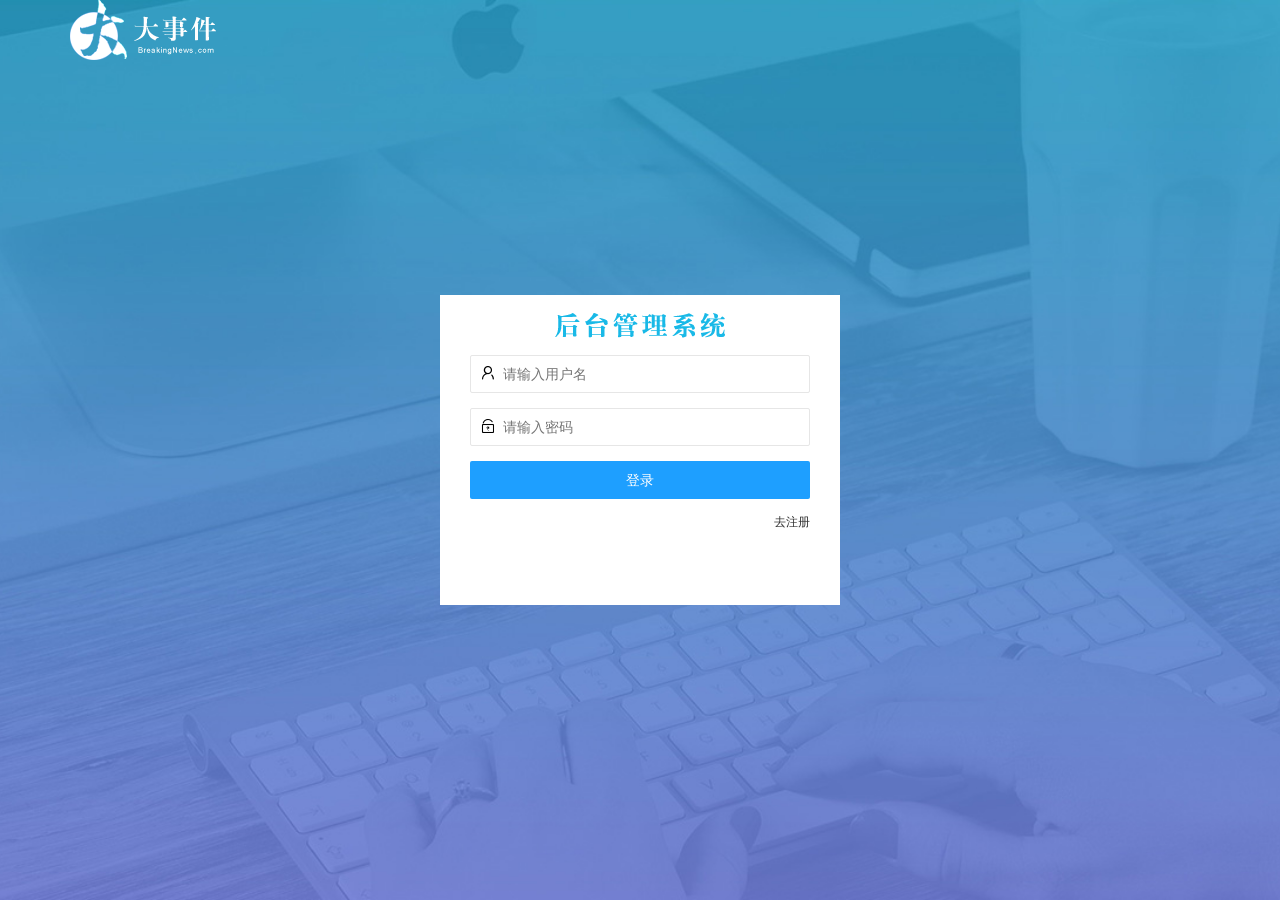
<file: login.html>
<!DOCTYPE html>
<html lang="en">

<head>
    <meta charset="UTF-8">
    <meta name="viewport" content="width=device-width, initial-scale=1.0">
    <title>大事件-登录/注册</title>
    <!-- 引入layui.css -->
    <link rel="stylesheet" href="./assets/lib/layui/css/layui.css">
    <!-- 引入login.css -->
    <link rel="stylesheet" href="./assets/css/login.css">
</head>

<body>
    <!-- logo区域 -->
    <div class="layui-main">
        <img src="./assets/images/logo.png" alt="">
    </div>
    <!-- 表单区域 -->
    <div class="loginAndRegBox">
        <div class="title-box"></div>
        <!-- 登录表单 -->
        <div class="login-box">
            <form class="layui-form" action="" id="form_login">
                <!-- 用户名 -->
                <div class="layui-form-item">
                    <i class="layui-icon layui-icon-username"></i>
                    <input type="text" name="username" required lay-verify="required" placeholder="请输入用户名" autocomplete="off" class="layui-input">
                </div>
                <!-- 密码 -->
                <div class="layui-form-item">
                    <i class="layui-icon layui-icon-password"></i>
                    <input type="password" name="password" required lay-verify="required" placeholder="请输入密码" autocomplete="off" class="layui-input">
                </div>
                <!-- 登录按钮 -->
                <div class="layui-form-item">
                    <button class="layui-btn layui-btn-fluid layui-btn-normal" lay-submit>登录</button>
                </div>
                <div class="layui-form-item links">
                    <a href="javascript:;" id="link_reg">去注册</a>
                </div>
            </form>
        </div>
        <!-- 注册表单 -->
        <div class="reg-box" style="display: none;">
            <!-- 注册的表单 -->
            <form class="layui-form" action="" id="form_reg">
                <!-- 用户名 -->
                <div class="layui-form-item">
                    <i class="layui-icon layui-icon-username"></i>
                    <input type="text" name="username" required lay-verify="required" placeholder="请输入用户名" autocomplete="off" class="layui-input" />
                </div>
                <!-- 密码 -->
                <div class="layui-form-item">
                    <i class="layui-icon layui-icon-password"></i>
                    <input type="password" name="password" required lay-verify="required|pwd" placeholder="请输入密码" autocomplete="off" class="layui-input" />
                </div>
                <!-- 密码确认框 -->
                <div class="layui-form-item">
                    <i class="layui-icon layui-icon-password"></i>
                    <input type="password" name="repassword" required lay-verify="required|pwd|repwd" placeholder="再次确认密码" autocomplete="off" class="layui-input" />
                </div>
                <!-- 注册按钮 -->
                <div class="layui-form-item">
                    <!-- 注意：表单提交按钮和普通按钮的区别，就是 lay-submit 属性 -->
                    <button class="layui-btn layui-btn-fluid layui-btn-normal" lay-submit>注册</button>
                </div>
                <div class="layui-form-item links">
                    <a href="javascript:;" id="link_login">去登录</a>
                </div>
            </form>
        </div>
    </div>
    <!-- 导入layui的js文件 -->
    <script src="./assets/lib/layui/layui.all.js"></script>
    <!-- 导入jquery.js文件 -->
    <script src="./assets/lib/jquery.js"></script>
    <!-- 导入公共请求头 -->
    <script src="./assets/js/baseAPI.js"></script>
    <!-- 导入login.js文件 -->
    <script src="./assets/js/login.js"></script>
</body>

</html>
</file>
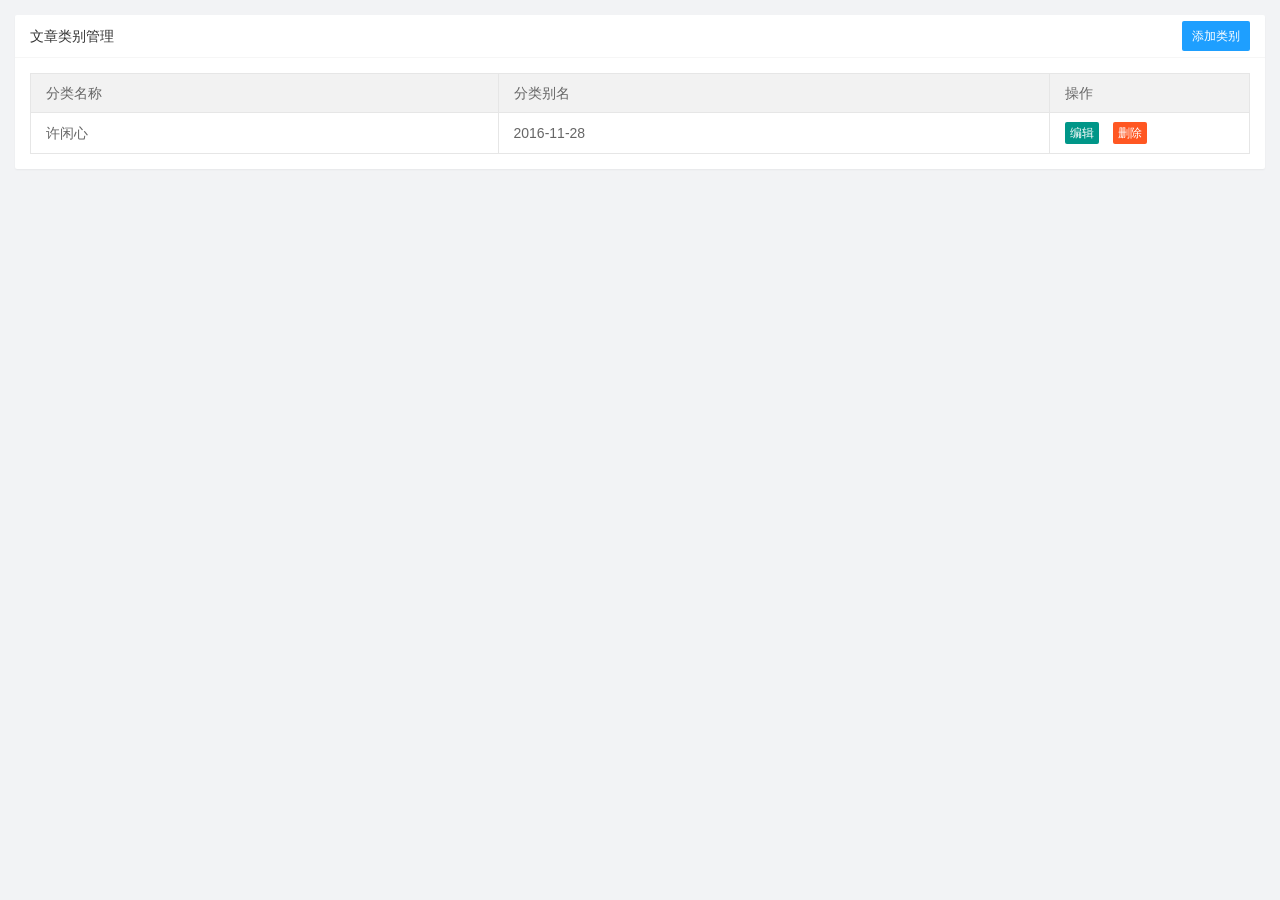
<file: article/art_cate.html>
<!DOCTYPE html>
<html lang="en">

<head>
    <meta charset="UTF-8" />
    <meta name="viewport" content="width=device-width, initial-scale=1.0" />
    <title>Document</title>
    <link rel="stylesheet" href="../assets/lib/layui/css/layui.css" />
    <link rel="stylesheet" href="../assets/css/article/art_cate.css" />
</head>

<body>
    <!-- 卡片区域 -->
    <div class="layui-card">
        <div class="layui-card-header">
            <span>文章类别管理</span>
            <button type="button" class="layui-btn layui-btn-normal layui-btn-sm" id="btnAddCate">添加类别</button>
        </div>
        <div class="layui-card-body">
            <table class="layui-table">
                <colgroup>
                    <col />
                    <col />
                    <col width="200" />
                </colgroup>
                <thead>
                    <tr>
                        <th>分类名称</th>
                        <th>分类别名</th>
                        <th>操作</th>
                    </tr>
                </thead>
                <tbody>
                    <tr>
                        <td>许闲心</td>
                        <td>2016-11-28</td>
                        <td>
                            <button type="button" class="layui-btn layui-btn-xs btn-edit">编辑</button>
                            <button type="button" class="layui-btn layui-btn-danger layui-btn-xs btn-delete">删除</button>
                        </td>
                    </tr>

                </tbody>
            </table>
        </div>
    </div>
    <!-- 表格数据的模板 -->

    <!-- 分类添加的模板 -->
    <script type="text/html" id="dialog-add">
        <form class="layui-form" id="form-add">
            <div class="layui-form-item">
                <label class="layui-form-label">分类名称</label>
                <div class="layui-input-block">
                    <input type="text" name="name" required lay-verify="required" placeholder="请输入分类名称" autocomplete="off" class="layui-input">
                </div>
            </div>
            <div class="layui-form-item">
                <label class="layui-form-label">分类别名</label>
                <div class="layui-input-block">
                    <input type="text" name="alias" required lay-verify="required" placeholder="请输入分类别名" autocomplete="off" class="layui-input">
                </div>
            </div>
            <div class="layui-form-item">
                <div class="layui-input-block">
                    <button class="layui-btn" lay-submit lay-filter="formDemo">确认添加</button>
                    <button type="reset" class="layui-btn layui-btn-primary">重置</button>
                </div>
            </div>
        </form>
    </script>
    <!-- 分类编辑的模板 -->
    <script type="text/html" id="dialog-edit">
        <form class="layui-form" id="form-edit" lay-filter="form-edit">
            <!-- 隐藏域，保存 Id 的值 -->
            <input type="hidden" name="Id">
            <div class="layui-form-item">
                <label class="layui-form-label">分类名称</label>
                <div class="layui-input-block">
                    <input type="text" name="name" required lay-verify="required" placeholder="请输入分类名称" autocomplete="off" class="layui-input">
                </div>
            </div>
            <div class="layui-form-item">
                <label class="layui-form-label">分类别名</label>
                <div class="layui-input-block">
                    <input type="text" name="alias" required lay-verify="required" placeholder="请输入分类别名" autocomplete="off" class="layui-input">
                </div>
            </div>
            <div class="layui-form-item">
                <div class="layui-input-block">
                    <button class="layui-btn" lay-submit lay-filter="formDemo">确认修改</button>
                </div>
            </div>
        </form>
    </script>
    <script src="../assets/lib/layui/layui.all.js"></script>

</body>

</html>
</file>
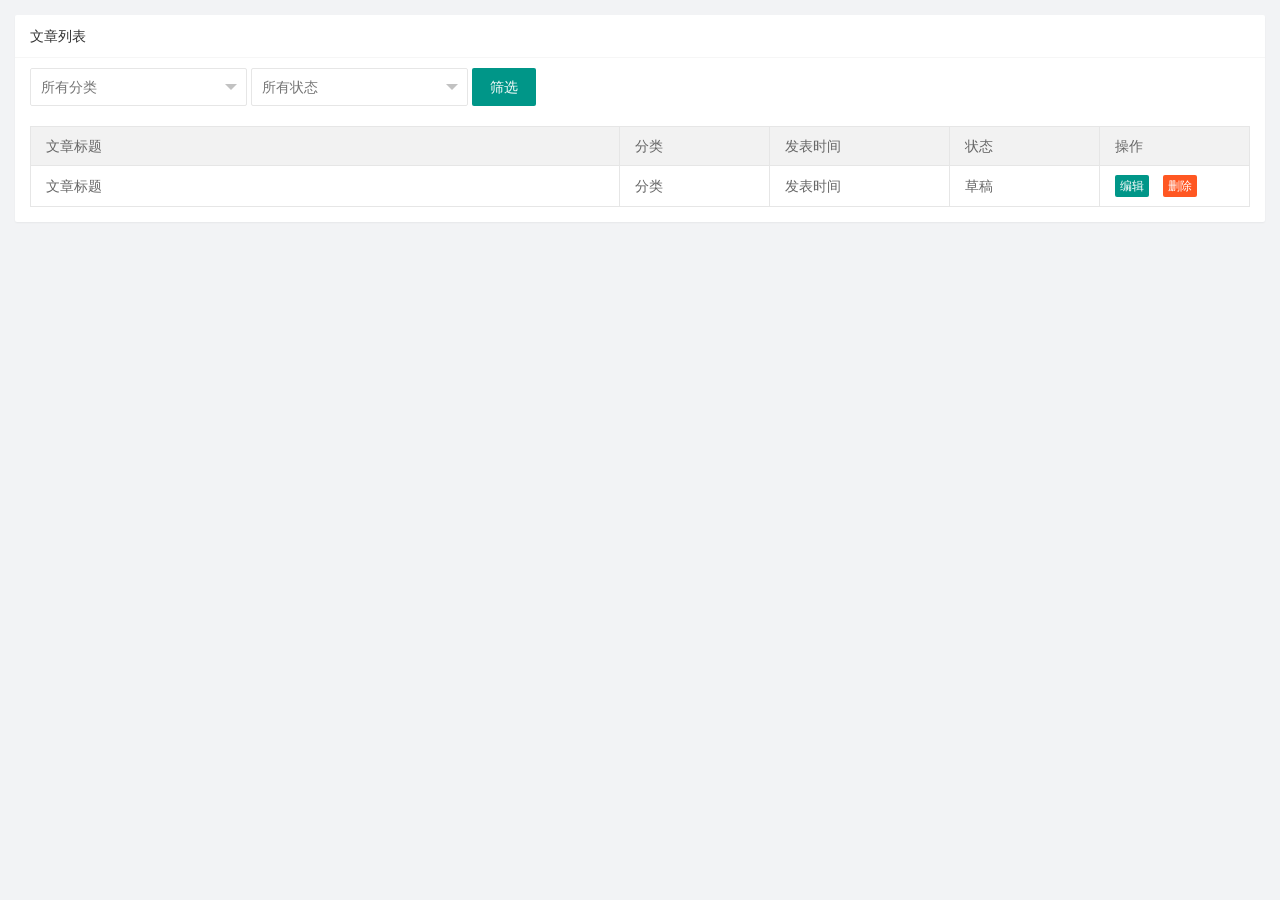
<file: article/art_list.html>
<!DOCTYPE html>
<html lang="en">

<head>
    <meta charset="UTF-8" />
    <meta name="viewport" content="width=device-width, initial-scale=1.0" />
    <title>Document</title>
    <link rel="stylesheet" href="../assets/lib/layui/css/layui.css" />
    <link rel="stylesheet" href="../assets/css/article/art_list.css" />
</head>

<body>
    <!-- 卡片区域 -->
    <div class="layui-card">
        <div class="layui-card-header">文章列表</div>

        <div class="layui-card-body">
            <!-- 筛选区域 -->
            <form class="layui-form" id="form-search">
                <div class="layui-form-item layui-inline">
                    <select name="cate_id">
                        <option value="">所有分类</option>
                        <option value="">科技</option>
                        <option value="">生活</option>

                    </select>
                </div>
                <div class="layui-form-item layui-inline">
                    <select name="state">
                        <option value="">所有状态</option>
                        <option value="已发布">已发布</option>
                        <option value="草稿">草稿</option>
                    </select>
                </div>
                <div class="layui-form-item layui-inline">
                    <button class="layui-btn" lay-submit lay-filter="formDemo">筛选</button>
                </div>
            </form>
            <!-- 列表区域 -->
            <table class="layui-table">
                <colgroup>
                    <col />
                    <col width="150" />
                    <col width="180" />
                    <col width="150" />
                    <col width="150" />
                </colgroup>
                <thead>
                    <tr>
                        <th>文章标题</th>
                        <th>分类</th>
                        <th>发表时间</th>
                        <th>状态</th>
                        <th>操作</th>
                    </tr>
                </thead>
                <tbody>
                    <tr>
                        <td>文章标题</td>
                        <td>分类</td>
                        <td>发表时间</td>
                        <td>草稿</td>
                        <td>
                            <button type="button" class="layui-btn layui-btn-xs">编辑</button>
                            <button type="button" class="layui-btn layui-btn-danger layui-btn-xs">删除</button>
                        </td>
                    </tr>
                </tbody>
            </table>
            <!-- 分页区域 -->
            <div id="pageBox"></div>
        </div>
    </div>
    <!-- 导入第三方的 JS 插件 -->
    <script src="../assets/lib/layui/layui.all.js"></script>

</body>

</html>
</file>
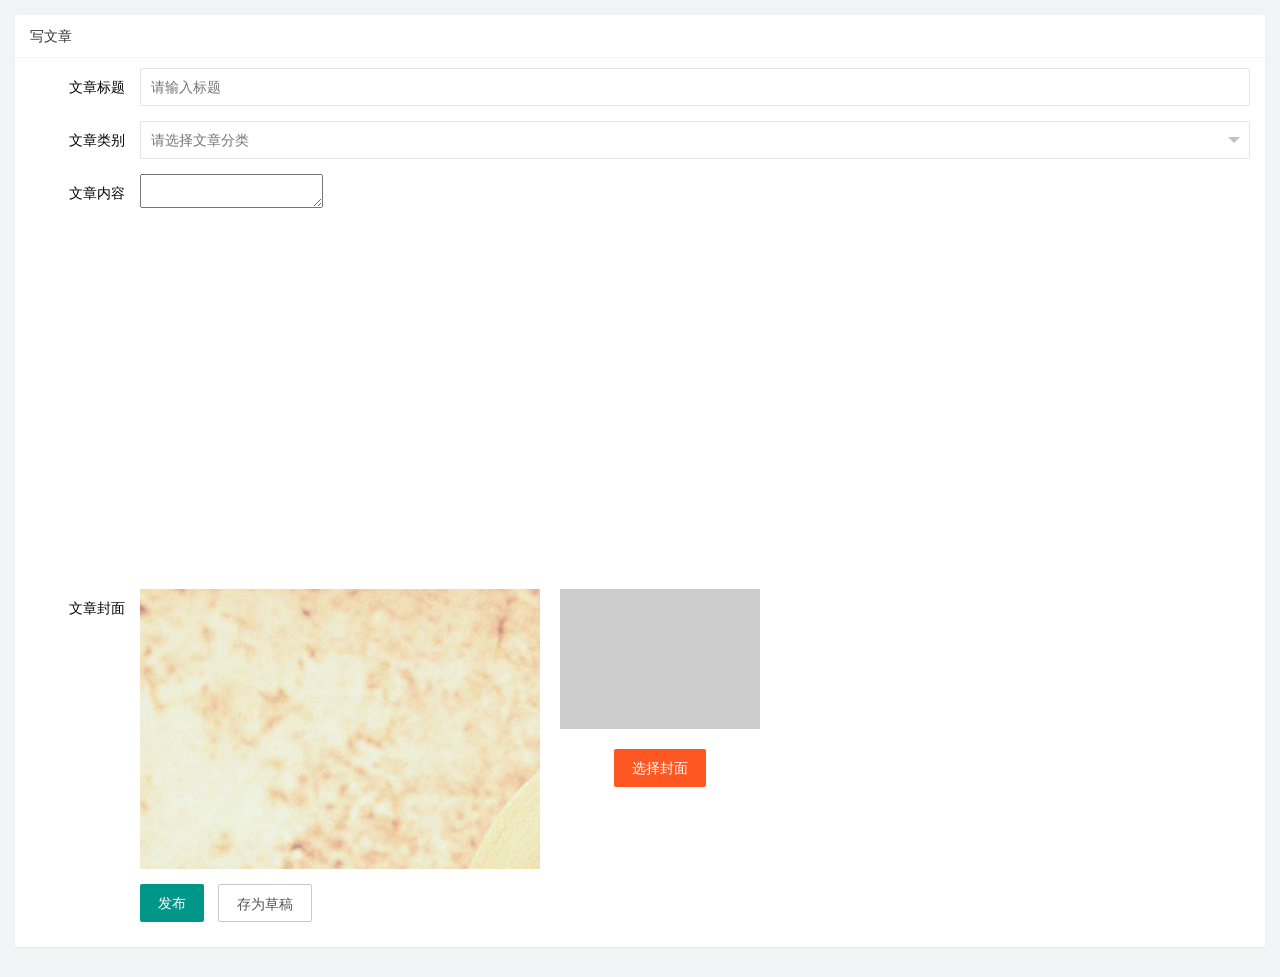
<file: article/art_pub.html>
<!DOCTYPE html>
<html lang="en">

<head>
    <meta charset="UTF-8" />
    <meta name="viewport" content="width=device-width, initial-scale=1.0" />
    <title>Document</title>
    <link rel="stylesheet" href="../assets/lib/layui/css/layui.css" />
    <link rel="stylesheet" href="../assets/lib/cropper/cropper.css" />
    <link rel="stylesheet" href="../assets/css/article/art_pub.css" />

</head>

<body>
    <!-- 卡片区域 -->
    <div class="layui-card">
        <div class="layui-card-header">写文章</div>
        <div class="layui-card-body">
            <!-- 发布文章的表单 -->
            <form class="layui-form" id="form-pub">
                <div class="layui-form-item">
                    <label class="layui-form-label">文章标题</label>
                    <div class="layui-input-block">
                        <input type="text" name="title" required lay-verify="required" placeholder="请输入标题" autocomplete="off" class="layui-input" />
                    </div>
                </div>
                <!-- 第二行 -->
                <div class="layui-form-item">
                    <label class="layui-form-label">文章类别</label>
                    <div class="layui-input-block">
                        <select name="cate_id" lay-verify="required">
                            <option value="">请选择文章分类</option>
                        </select>
                    </div>
                </div>
                <!-- 第三行 -->
                <div class="layui-form-item">
                    <!-- 左侧的 label -->
                    <label class="layui-form-label">文章内容</label>
                    <!-- 为富文本编辑器外部的容器设置高度 -->
                    <div class="layui-input-block" style="height: 400px;">
                        <!-- 重要：将来这个 textarea 会被初始化为富文本编辑器 -->
                        <textarea name="content"></textarea>
                    </div>
                </div>
                <!-- 第四行 -->
                <div class="layui-form-item">
                    <!-- 左侧的 label -->
                    <label class="layui-form-label">文章封面</label>
                    <!-- 选择封面区域 -->
                    <div class="layui-input-block cover-box">
                        <!-- 左侧裁剪区域 -->
                        <div class="cover-left">
                            <img id="image" src="../assets/images/sample2.jpg" alt="" />
                        </div>
                        <!-- 右侧预览区域和选择封面区域 -->
                        <div class="cover-right">
                            <!-- 预览的区域 -->
                            <div class="img-preview"></div>
                            <!-- 选择封面按钮 -->
                            <button type="button" class="layui-btn layui-btn-danger" id="btnChooseImage">选择封面</button>
                            <!-- 隐藏的文件选择框 -->
                            <input type="file" id="coverFile" style="display: none;" accept="image/png,image/jpeg,image/gif" />
                        </div>
                    </div>
                </div>
                <!-- 第五行 -->
                <div class="layui-form-item">
                    <div class="layui-input-block">
                        <button class="layui-btn" lay-submit>发布</button>
                        <button class="layui-btn layui-btn-primary" lay-submit id="btnSave2">存为草稿</button>
                    </div>
                </div>
            </form>
        </div>
    </div>
    <script src="../assets/lib/layui/layui.all.js"></script>
    <script src="../assets/lib/jquery.js"></script>



</body>

</html>
</file>
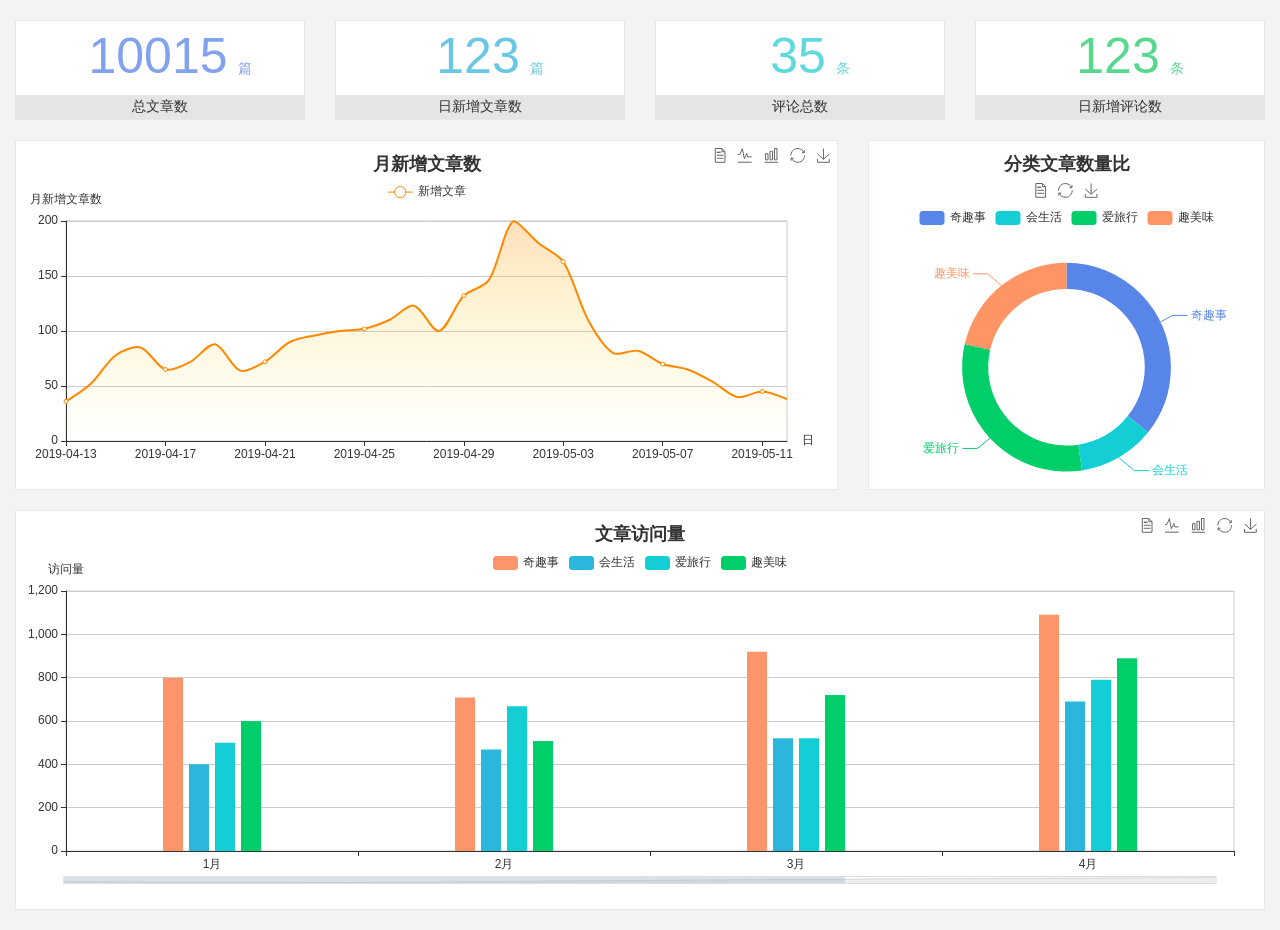
<file: home/dashboard.html>
<!DOCTYPE html>
<html lang="en">

<head>
    <meta charset="UTF-8">
    <meta name="viewport" content="width=device-width, initial-scale=1.0">
    <meta http-equiv="X-UA-Compatible" content="ie=edge">
    <title>图表统计</title>
    <link rel="stylesheet" href="../assets/lib/bootstrap.css" />
    <link rel="stylesheet" href="../assets/lib/main.css" />
    <script src="../assets/lib/jquery.js"></script>
    <script type="text/javascript" src="../assets/lib/echarts.min.js"></script>
</head>

<body>
    <div class="container-fluid">
        <div class="row spannel_list">
            <div class="col-sm-3 col-xs-6">
                <div class="spannel">
                    <em>10015</em><span>篇</span>
                    <b>总文章数</b>
                </div>
            </div>
            <div class="col-sm-3 col-xs-6">
                <div class="spannel scolor01">
                    <em>123</em><span>篇</span>
                    <b>日新增文章数</b>
                </div>
            </div>
            <div class="col-sm-3 col-xs-6">
                <div class="spannel scolor02">
                    <em>35</em><span>条</span>
                    <b>评论总数</b>
                </div>
            </div>
            <div class="col-sm-3 col-xs-6">
                <div class="spannel scolor03">
                    <em>123</em><span>条</span>
                    <b>日新增评论数</b>
                </div>
            </div>
        </div>
    </div>

    <div class="container-fluid">
        <div class="row curve-pie">
            <div class="col-lg-8 col-md-8">
                <div class="gragh_pannel" id="curve_show"></div>
            </div>
            <div class="col-lg-4 col-md-4">
                <div class="gragh_pannel" id="pie_show"></div>
            </div>
        </div>
    </div>

    <div class="container-fluid">
        <div class="column_pannel" id="column_show"></div>
    </div>

    <script>
        var oChart = echarts.init(document.getElementById('curve_show'));
        var aList_all = [{
            'count': 36,
            'date': '2019-04-13'
        }, {
            'count': 52,
            'date': '2019-04-14'
        }, {
            'count': 78,
            'date': '2019-04-15'
        }, {
            'count': 85,
            'date': '2019-04-16'
        }, {
            'count': 65,
            'date': '2019-04-17'
        }, {
            'count': 72,
            'date': '2019-04-18'
        }, {
            'count': 88,
            'date': '2019-04-19'
        }, {
            'count': 64,
            'date': '2019-04-20'
        }, {
            'count': 72,
            'date': '2019-04-21'
        }, {
            'count': 90,
            'date': '2019-04-22'
        }, {
            'count': 96,
            'date': '2019-04-23'
        }, {
            'count': 100,
            'date': '2019-04-24'
        }, {
            'count': 102,
            'date': '2019-04-25'
        }, {
            'count': 110,
            'date': '2019-04-26'
        }, {
            'count': 123,
            'date': '2019-04-27'
        }, {
            'count': 100,
            'date': '2019-04-28'
        }, {
            'count': 132,
            'date': '2019-04-29'
        }, {
            'count': 146,
            'date': '2019-04-30'
        }, {
            'count': 200,
            'date': '2019-05-01'
        }, {
            'count': 180,
            'date': '2019-05-02'
        }, {
            'count': 163,
            'date': '2019-05-03'
        }, {
            'count': 110,
            'date': '2019-05-04'
        }, {
            'count': 80,
            'date': '2019-05-05'
        }, {
            'count': 82,
            'date': '2019-05-06'
        }, {
            'count': 70,
            'date': '2019-05-07'
        }, {
            'count': 65,
            'date': '2019-05-08'
        }, {
            'count': 54,
            'date': '2019-05-09'
        }, {
            'count': 40,
            'date': '2019-05-10'
        }, {
            'count': 45,
            'date': '2019-05-11'
        }, {
            'count': 38,
            'date': '2019-05-12'
        }, ];

        let aCount = [];
        let aDate = [];

        for (var i = 0; i < aList_all.length; i++) {
            aCount.push(aList_all[i].count);
            aDate.push(aList_all[i].date);
        }

        var chartopt = {
            title: {
                text: '月新增文章数',
                left: 'center',
                top: '10'
            },
            tooltip: {
                trigger: 'axis'
            },
            legend: {
                data: ['新增文章'],
                top: '40'
            },
            toolbox: {
                show: true,
                feature: {
                    mark: {
                        show: true
                    },
                    dataView: {
                        show: true,
                        readOnly: false
                    },
                    magicType: {
                        show: true,
                        type: ['line', 'bar']
                    },
                    restore: {
                        show: true
                    },
                    saveAsImage: {
                        show: true
                    }
                }
            },
            calculable: true,
            xAxis: [{
                name: '日',
                type: 'category',
                boundaryGap: false,
                data: aDate
            }],
            yAxis: [{
                name: '月新增文章数',
                type: 'value'
            }],
            series: [{
                name: '新增文章',
                type: 'line',
                smooth: true,
                itemStyle: {
                    normal: {
                        areaStyle: {
                            type: 'default'
                        },
                        color: '#f80'
                    },
                    lineStyle: {
                        color: '#f80'
                    }
                },
                data: aCount
            }],
            areaStyle: {
                normal: {
                    color: new echarts.graphic.LinearGradient(0, 0, 0, 1, [{
                        offset: 0,
                        color: 'rgba(255,136,0,0.39)'
                    }, {
                        offset: .34,
                        color: 'rgba(255,180,0,0.25)'
                    }, {
                        offset: 1,
                        color: 'rgba(255,222,0,0.00)'
                    }])

                }
            },
            grid: {
                show: true,
                x: 50,
                x2: 50,
                y: 80,
                height: 220
            }
        };

        oChart.setOption(chartopt);


        var oPie = echarts.init(document.getElementById('pie_show'));
        var oPieopt = {
            title: {
                top: 10,
                text: '分类文章数量比',
                x: 'center'
            },
            tooltip: {
                trigger: 'item',
                formatter: "{a} <br/>{b} : {c} ({d}%)"
            },
            color: ['#5885e8', '#13cfd5', '#00ce68', '#ff9565'],
            legend: {
                x: 'center',
                top: 65,
                data: ['奇趣事', '会生活', '爱旅行', '趣美味']
            },
            toolbox: {
                show: true,
                x: 'center',
                top: 35,
                feature: {
                    mark: {
                        show: true
                    },
                    dataView: {
                        show: true,
                        readOnly: false
                    },
                    magicType: {
                        show: true,
                        type: ['pie', 'funnel'],
                        option: {
                            funnel: {
                                x: '25%',
                                width: '50%',
                                funnelAlign: 'left',
                                max: 1548
                            }
                        }
                    },
                    restore: {
                        show: true
                    },
                    saveAsImage: {
                        show: true
                    }
                }
            },
            calculable: true,
            series: [{
                name: '访问来源',
                type: 'pie',
                radius: ['45%', '60%'],
                center: ['50%', '65%'],
                data: [{
                    value: 300,
                    name: '奇趣事'
                }, {
                    value: 100,
                    name: '会生活'
                }, {
                    value: 260,
                    name: '爱旅行'
                }, {
                    value: 180,
                    name: '趣美味'
                }]
            }]
        };
        oPie.setOption(oPieopt);



        var oColumn = this.echarts.init(document.getElementById('column_show'));
        var oColumnopt = {
            title: {
                text: '文章访问量',
                left: 'center',
                top: '10'
            },
            tooltip: {
                trigger: 'axis'
            },
            legend: {
                data: ['奇趣事', '会生活', '爱旅行', '趣美味'],
                top: '40'
            },
            toolbox: {
                show: true,
                feature: {
                    mark: {
                        show: true
                    },
                    dataView: {
                        show: true,
                        readOnly: false
                    },
                    magicType: {
                        show: true,
                        type: ['line', 'bar']
                    },
                    restore: {
                        show: true
                    },
                    saveAsImage: {
                        show: true
                    }
                }
            },
            calculable: true,
            xAxis: [{
                type: 'category',
                data: ['1月', '2月', '3月', '4月', '5月']
            }],
            yAxis: [{
                name: '访问量',
                type: 'value'
            }],
            series: [{
                name: '奇趣事',
                type: 'bar',
                barWidth: 20,
                itemStyle: {
                    normal: {
                        areaStyle: {
                            type: 'default'
                        },
                        color: '#fd956a'
                    }
                },
                data: [800, 708, 920, 1090, 1200]
            }, {
                name: '会生活',
                type: 'bar',
                barWidth: 20,
                itemStyle: {
                    normal: {
                        areaStyle: {
                            type: 'default'
                        },
                        color: '#2bb6db'
                    }
                },
                data: [400, 468, 520, 690, 800]
            }, {
                name: '爱旅行',
                type: 'bar',
                barWidth: 20,
                itemStyle: {
                    normal: {
                        areaStyle: {
                            type: 'default'
                        },
                        color: '#13cfd5'
                    }
                },
                data: [500, 668, 520, 790, 900]
            }, {
                name: '趣美味',
                type: 'bar',
                barWidth: 20,
                itemStyle: {
                    normal: {
                        areaStyle: {
                            type: 'default'
                        },
                        color: '#00ce68'
                    }
                },
                data: [600, 508, 720, 890, 1000]
            }],
            grid: {
                show: true,
                x: 50,
                x2: 30,
                y: 80,
                height: 260
            },
            dataZoom: [ //给x轴设置滚动条
                {
                    start: 0, //默认为0
                    end: 100 - 1000 / 31, //默认为100
                    type: 'slider',
                    show: true,
                    xAxisIndex: [0],
                    handleSize: 0, //滑动条的 左右2个滑动条的大小
                    height: 8, //组件高度
                    left: 45, //左边的距离
                    right: 50, //右边的距离
                    bottom: 26, //右边的距离
                    handleColor: '#ddd', //h滑动图标的颜色
                    handleStyle: {
                        borderColor: "#cacaca",
                        borderWidth: "1",
                        shadowBlur: 2,
                        background: "#ddd",
                        shadowColor: "#ddd",
                    }
                }
            ]
        };
        oColumn.setOption(oColumnopt);
    </script>
</body>

</html>
</file>
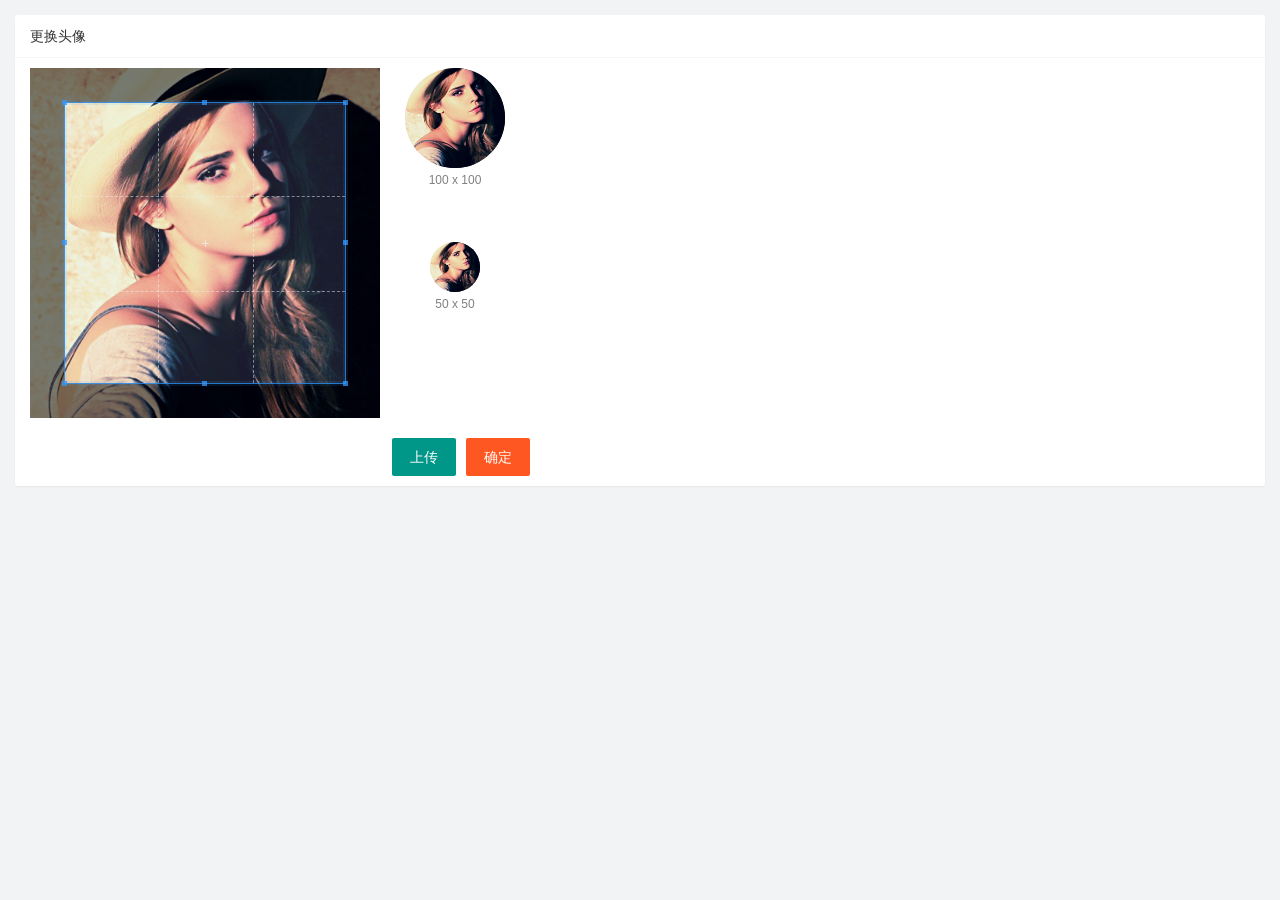
<file: user/user_avatar.html>
<!DOCTYPE html>
<html lang="en">

<head>
    <meta charset="UTF-8" />
    <meta name="viewport" content="width=device-width, initial-scale=1.0" />
    <title>Document</title>
    <link rel="stylesheet" href="../assets/lib/layui/css/layui.css" />
    <link rel="stylesheet" href="../assets/css/user/user_avatar.css" />
    <link rel="stylesheet" href="../assets/lib/cropper/cropper.css">
</head>

<body>
    <!-- 卡片区域 -->
    <div class="layui-card">
        <div class="layui-card-header">更换头像</div>
        <div class="layui-card-body">
            <!-- 第一行的图片裁剪和预览区域 -->
            <div class="row1">
                <!-- 图片裁剪区域 -->
                <div class="cropper-box">
                    <!-- 这个 img 标签很重要，将来会把它初始化为裁剪区域 -->
                    <img id="image" src="../assets/images/sample.jpg" />
                </div>
                <!-- 图片的预览区域 -->
                <div class="preview-box">
                    <div>
                        <!-- 宽高为 100px 的预览区域 -->
                        <div class="img-preview w100"></div>
                        <p class="size">100 x 100</p>
                    </div>
                    <div>
                        <!-- 宽高为 50px 的预览区域 -->
                        <div class="img-preview w50"></div>
                        <p class="size">50 x 50</p>
                    </div>
                </div>
            </div>
            <!-- 第二行的按钮区域 -->
            <div class="row2">
                <!-- 文件选择控件 -->
                <input type="file" id="file" accept="image/png,image/jpeg" />

                <button type="button" class="layui-btn" id="btnChooseImage">上传</button>
                <button type="button" class="layui-btn layui-btn-danger" id="btnUpload">确定</button>
            </div>
        </div>
    </div>
    <!-- 导入layui.all.js文件 -->
    <script src="../assets/lib/layui/layui.all.js"></script>
    <!-- 导入jquery.js文件 -->
    <script src="../assets/lib/jquery.js"></script>
    <!-- 图片裁剪 -->
    <script src="../assets/lib/cropper/Cropper.js"></script>
    <script src="../assets/lib/cropper/jquery-cropper.js"></script>
    <!-- 导入baseAPI.js文件 -->
    <script src="../assets/js/baseAPI.js"></script>
    <!-- 导入user_avatar.js文件 -->
    <script src="../assets/js/user/user_avatar.js"></script>

</body>

</html>
</file>
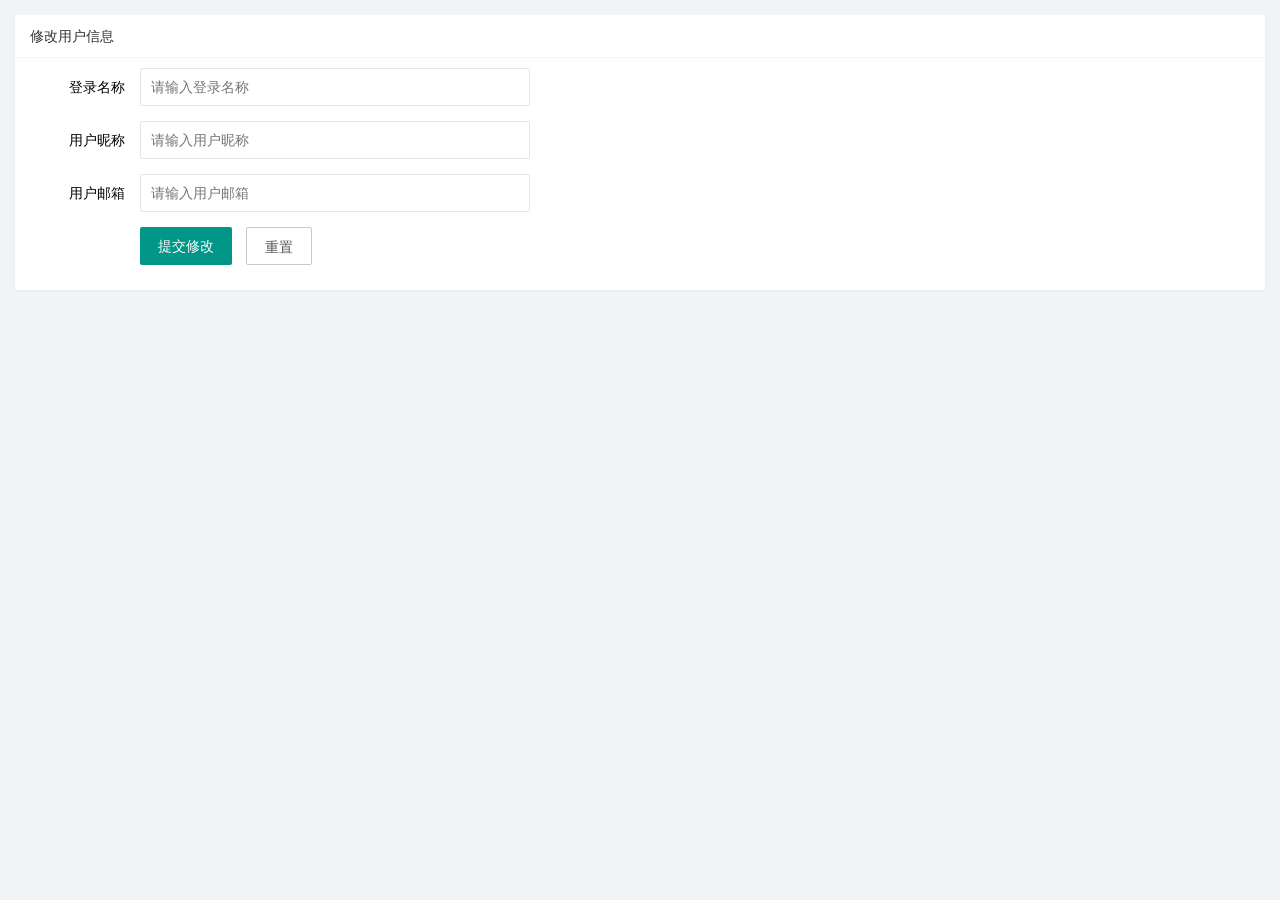
<file: user/user_info.html>
<!DOCTYPE html>
<html lang="en">

<head>
    <meta charset="UTF-8" />
    <meta name="viewport" content="width=device-width, initial-scale=1.0" />
    <title>用户基本资料</title>
    <!-- 导入 layui 的样式 -->
    <link rel="stylesheet" href="../assets/lib/layui/css/layui.css" />
    <!-- 导入自己的样式 -->
    <link rel="stylesheet" href="../assets/css/user/user_info.css" />
</head>

<body>
    <!-- 卡片区域 -->
    <div class="layui-card">
        <div class="layui-card-header">修改用户信息</div>
        <div class="layui-card-body">
            <!-- form 表单区域 -->
            <form class="layui-form" action="" lay-filter="formUserInfo">
                <!-- 添加隐藏域,存放id -->
                <input type="hidden" name="id">
                <div class="layui-form-item">
                    <label class="layui-form-label">登录名称</label>
                    <div class="layui-input-block">
                        <input type="text" name="username" required lay-verify="required" placeholder="请输入登录名称" autocomplete="off" class="layui-input" readonly/>
                    </div>
                </div>
                <div class="layui-form-item">
                    <label class="layui-form-label">用户昵称</label>
                    <div class="layui-input-block">
                        <input type="text" name="nickname" required lay-verify="required|nickname" placeholder="请输入用户昵称" autocomplete="off" class="layui-input" />
                    </div>
                </div>
                <div class="layui-form-item">
                    <label class="layui-form-label">用户邮箱</label>
                    <div class="layui-input-block">
                        <input type="text" name="email" required lay-verify="required|email" placeholder="请输入用户邮箱" autocomplete="off" class="layui-input" />
                    </div>
                </div>
                <div class="layui-form-item">
                    <div class="layui-input-block">
                        <button class="layui-btn" lay-submit lay-filter="formDemo">提交修改</button>
                        <button type="reset" class="layui-btn layui-btn-primary" id="btnReset">重置</button>
                    </div>
                </div>
            </form>
        </div>
    </div>
    <!-- 导入layui.all.js文件 -->
    <script src="../assets/lib/layui/layui.all.js"></script>
    <!-- 导入jquery.js文件 -->
    <script src="../assets/lib/jquery.js"></script>
    <!-- 导入baseAPI.js文件 -->
    <script src="../assets/js/baseAPI.js"></script>
    <!-- 导入user_info.js文件 -->
    <script src="../assets/js/user/user_info.js"></script>
</body>

</html>
</file>
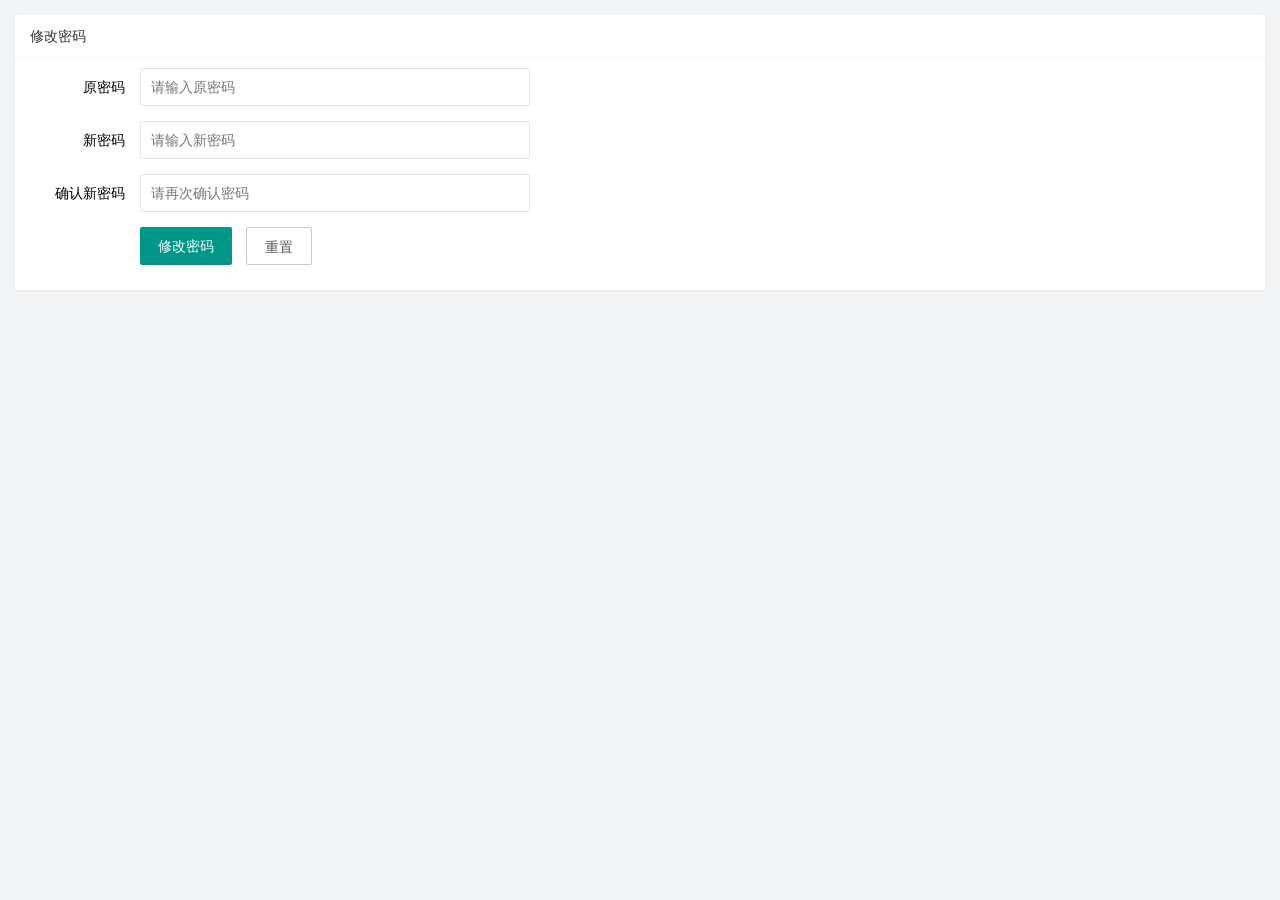
<file: user/user_pwd.html>
<!DOCTYPE html>
<html lang="en">

<head>
    <meta charset="UTF-8" />
    <meta name="viewport" content="width=device-width, initial-scale=1.0" />
    <title>Document</title>
    <link rel="stylesheet" href="../assets/lib/layui/css/layui.css" />
    <link rel="stylesheet" href="../assets/css/user/user_pwd.css" />
</head>

<body>
    <!-- 卡片区域 -->
    <div class="layui-card">
        <div class="layui-card-header">修改密码</div>
        <div class="layui-card-body">
            <form class="layui-form">
                <div class="layui-form-item">
                    <label class="layui-form-label">原密码</label>
                    <div class="layui-input-block">
                        <input type="password" name="oldPwd" required lay-verify="required|pwd" placeholder="请输入原密码" autocomplete="off" class="layui-input" />
                    </div>
                </div>
                <div class="layui-form-item">
                    <label class="layui-form-label">新密码</label>
                    <div class="layui-input-block">
                        <input type="password" name="newPwd" required lay-verify="required|pwd|somePwd" placeholder="请输入新密码" autocomplete="off" class="layui-input" />
                    </div>
                </div>
                <div class="layui-form-item">
                    <label class="layui-form-label">确认新密码</label>
                    <div class="layui-input-block">
                        <input type="password" name="rePwd" required lay-verify="required|pwd|rePwd" placeholder="请再次确认密码" autocomplete="off" class="layui-input" />
                    </div>
                </div>
                <div class="layui-form-item">
                    <div class="layui-input-block">
                        <button class="layui-btn" lay-submit lay-filter="formDemo">修改密码</button>
                        <button type="reset" class="layui-btn layui-btn-primary">重置</button>
                    </div>
                </div>
            </form>
        </div>
    </div>
    <!-- 导入layui.all.js文件 -->
    <script src="../assets/lib/layui/layui.all.js"></script>
    <!-- 导入jquery.js文件 -->
    <script src="../assets/lib/jquery.js"></script>
    <!-- 导入baseAPI.js文件 -->
    <script src="../assets/js/baseAPI.js"></script>
    <!-- 导入user_pwd.js文件 -->
    <script src="../assets/js/user/user_pwd.js"></script>

</body>

</html>
</file>
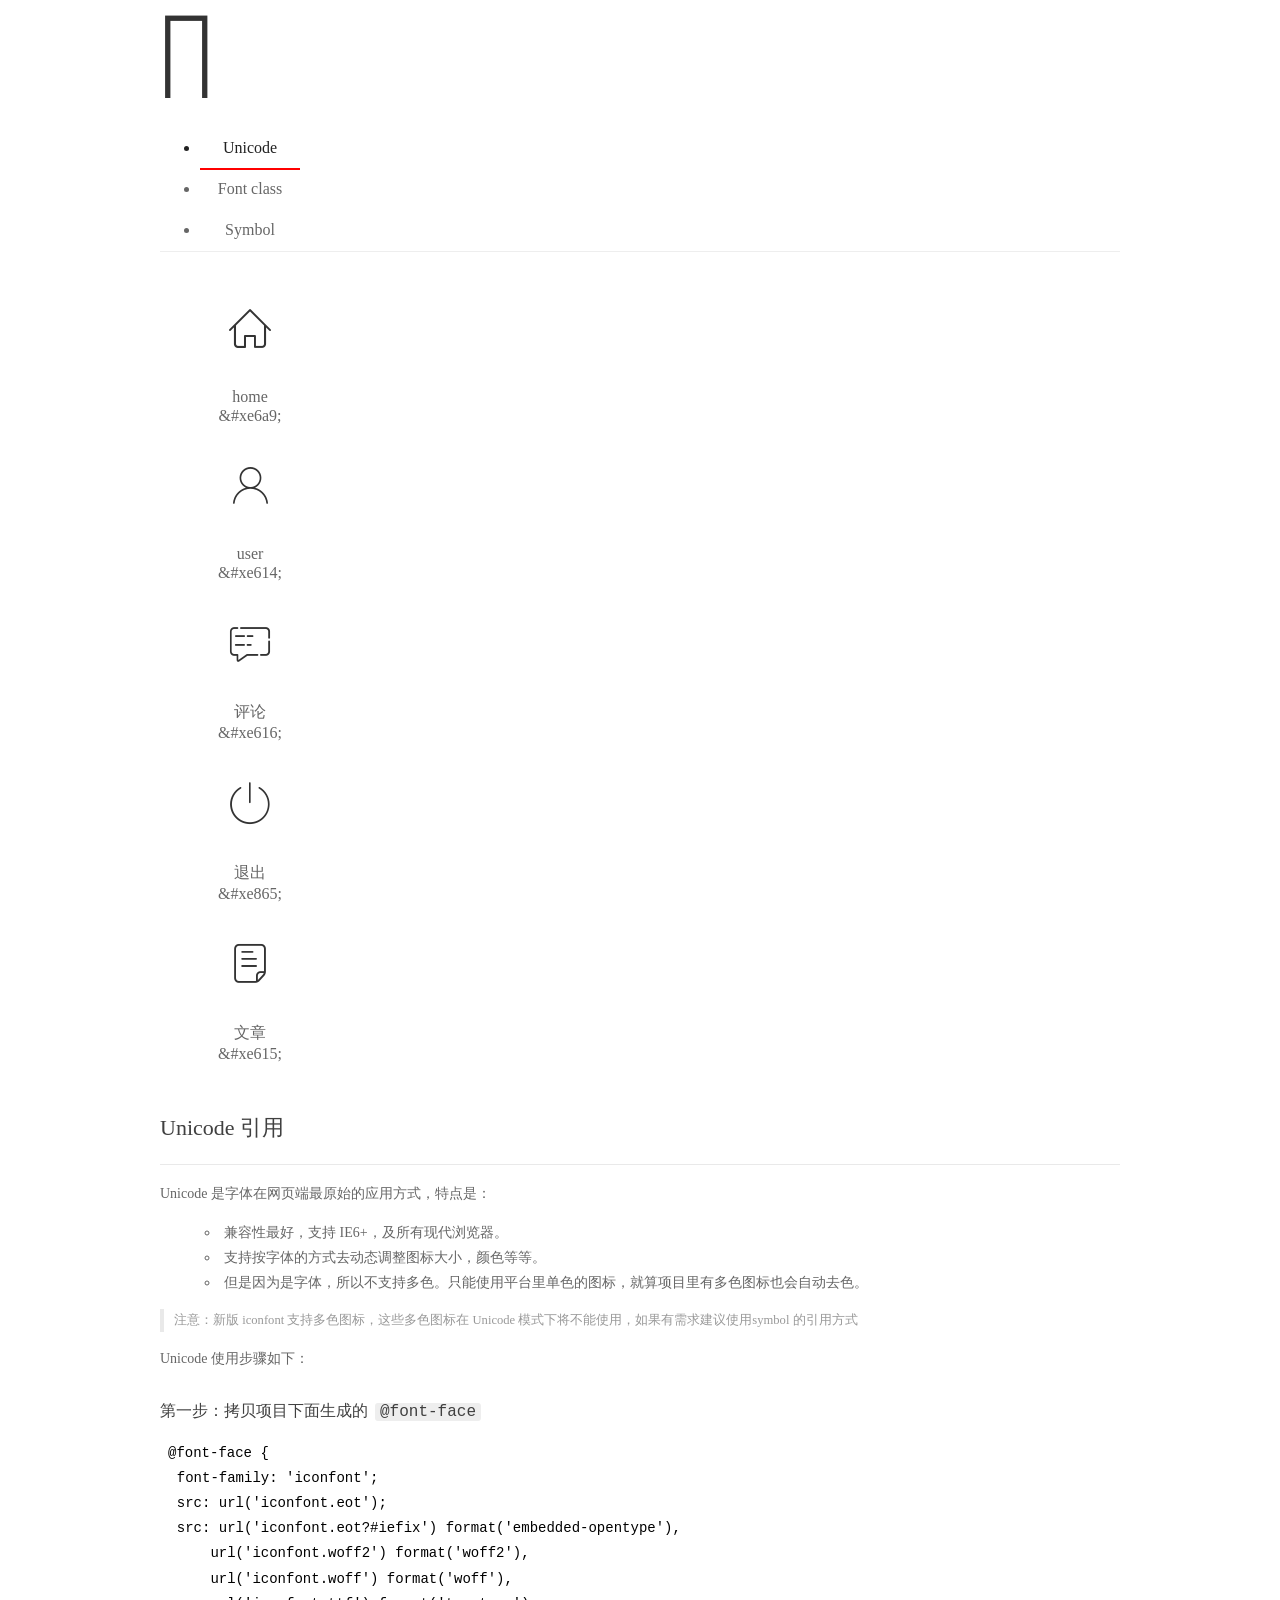
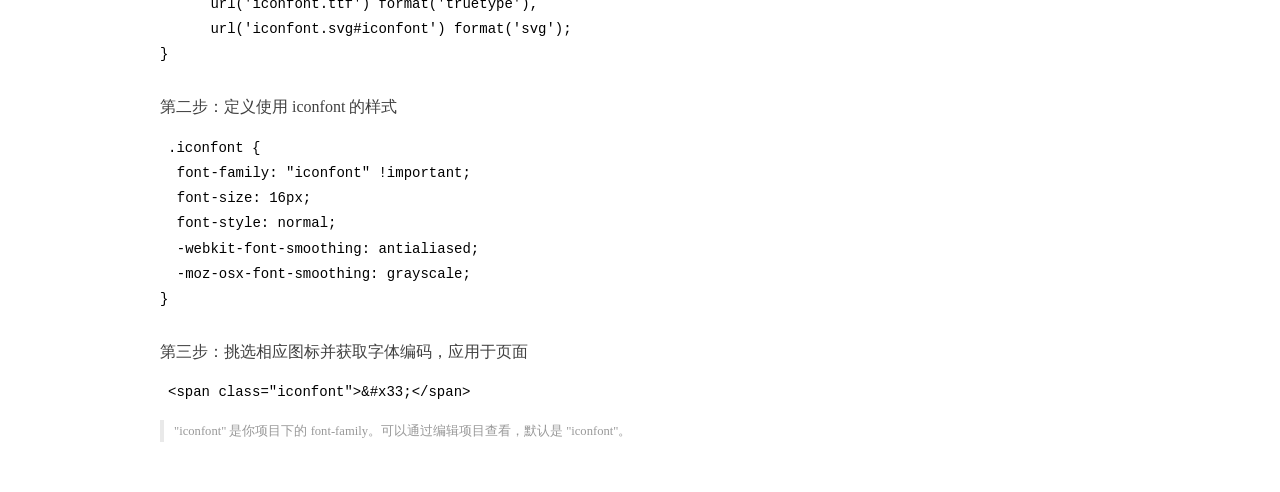
<file: assets/fonts/demo_index.html>
<!DOCTYPE html>
<html>
<head>
  <meta charset="utf-8"/>
  <title>IconFont Demo</title>
  <link rel="shortcut icon" href="https://gtms04.alicdn.com/tps/i4/TB1_oz6GVXXXXaFXpXXJDFnIXXX-64-64.ico" type="image/x-icon"/>
  <link rel="stylesheet" href="https://g.alicdn.com/thx/cube/1.3.2/cube.min.css">
  <link rel="stylesheet" href="demo.css">
  <link rel="stylesheet" href="iconfont.css">
  <script src="iconfont.js"></script>
  <!-- jQuery -->
  <script src="https://a1.alicdn.com/oss/uploads/2018/12/26/7bfddb60-08e8-11e9-9b04-53e73bb6408b.js"></script>
  <!-- 代码高亮 -->
  <script src="https://a1.alicdn.com/oss/uploads/2018/12/26/a3f714d0-08e6-11e9-8a15-ebf944d7534c.js"></script>
</head>
<body>
  <div class="main">
    <h1 class="logo"><a href="https://www.iconfont.cn/" title="iconfont 首页" target="_blank">&#xe86b;</a></h1>
    <div class="nav-tabs">
      <ul id="tabs" class="dib-box">
        <li class="dib active"><span>Unicode</span></li>
        <li class="dib"><span>Font class</span></li>
        <li class="dib"><span>Symbol</span></li>
      </ul>
      
    </div>
    <div class="tab-container">
      <div class="content unicode" style="display: block;">
          <ul class="icon_lists dib-box">
          
            <li class="dib">
              <span class="icon iconfont">&#xe6a9;</span>
                <div class="name">home</div>
                <div class="code-name">&amp;#xe6a9;</div>
              </li>
          
            <li class="dib">
              <span class="icon iconfont">&#xe614;</span>
                <div class="name">user</div>
                <div class="code-name">&amp;#xe614;</div>
              </li>
          
            <li class="dib">
              <span class="icon iconfont">&#xe616;</span>
                <div class="name">评论</div>
                <div class="code-name">&amp;#xe616;</div>
              </li>
          
            <li class="dib">
              <span class="icon iconfont">&#xe865;</span>
                <div class="name">退出</div>
                <div class="code-name">&amp;#xe865;</div>
              </li>
          
            <li class="dib">
              <span class="icon iconfont">&#xe615;</span>
                <div class="name">文章</div>
                <div class="code-name">&amp;#xe615;</div>
              </li>
          
          </ul>
          <div class="article markdown">
          <h2 id="unicode-">Unicode 引用</h2>
          <hr>

          <p>Unicode 是字体在网页端最原始的应用方式，特点是：</p>
          <ul>
            <li>兼容性最好，支持 IE6+，及所有现代浏览器。</li>
            <li>支持按字体的方式去动态调整图标大小，颜色等等。</li>
            <li>但是因为是字体，所以不支持多色。只能使用平台里单色的图标，就算项目里有多色图标也会自动去色。</li>
          </ul>
          <blockquote>
            <p>注意：新版 iconfont 支持多色图标，这些多色图标在 Unicode 模式下将不能使用，如果有需求建议使用symbol 的引用方式</p>
          </blockquote>
          <p>Unicode 使用步骤如下：</p>
          <h3 id="-font-face">第一步：拷贝项目下面生成的 <code>@font-face</code></h3>
<pre><code class="language-css"
>@font-face {
  font-family: 'iconfont';
  src: url('iconfont.eot');
  src: url('iconfont.eot?#iefix') format('embedded-opentype'),
      url('iconfont.woff2') format('woff2'),
      url('iconfont.woff') format('woff'),
      url('iconfont.ttf') format('truetype'),
      url('iconfont.svg#iconfont') format('svg');
}
</code></pre>
          <h3 id="-iconfont-">第二步：定义使用 iconfont 的样式</h3>
<pre><code class="language-css"
>.iconfont {
  font-family: "iconfont" !important;
  font-size: 16px;
  font-style: normal;
  -webkit-font-smoothing: antialiased;
  -moz-osx-font-smoothing: grayscale;
}
</code></pre>
          <h3 id="-">第三步：挑选相应图标并获取字体编码，应用于页面</h3>
<pre>
<code class="language-html"
>&lt;span class="iconfont"&gt;&amp;#x33;&lt;/span&gt;
</code></pre>
          <blockquote>
            <p>"iconfont" 是你项目下的 font-family。可以通过编辑项目查看，默认是 "iconfont"。</p>
          </blockquote>
          </div>
      </div>
      <div class="content font-class">
        <ul class="icon_lists dib-box">
          
          <li class="dib">
            <span class="icon iconfont icon-home"></span>
            <div class="name">
              home
            </div>
            <div class="code-name">.icon-home
            </div>
          </li>
          
          <li class="dib">
            <span class="icon iconfont icon-user"></span>
            <div class="name">
              user
            </div>
            <div class="code-name">.icon-user
            </div>
          </li>
          
          <li class="dib">
            <span class="icon iconfont icon-pinglun"></span>
            <div class="name">
              评论
            </div>
            <div class="code-name">.icon-pinglun
            </div>
          </li>
          
          <li class="dib">
            <span class="icon iconfont icon-tuichu"></span>
            <div class="name">
              退出
            </div>
            <div class="code-name">.icon-tuichu
            </div>
          </li>
          
          <li class="dib">
            <span class="icon iconfont icon-16"></span>
            <div class="name">
              文章
            </div>
            <div class="code-name">.icon-16
            </div>
          </li>
          
        </ul>
        <div class="article markdown">
        <h2 id="font-class-">font-class 引用</h2>
        <hr>

        <p>font-class 是 Unicode 使用方式的一种变种，主要是解决 Unicode 书写不直观，语意不明确的问题。</p>
        <p>与 Unicode 使用方式相比，具有如下特点：</p>
        <ul>
          <li>兼容性良好，支持 IE8+，及所有现代浏览器。</li>
          <li>相比于 Unicode 语意明确，书写更直观。可以很容易分辨这个 icon 是什么。</li>
          <li>因为使用 class 来定义图标，所以当要替换图标时，只需要修改 class 里面的 Unicode 引用。</li>
          <li>不过因为本质上还是使用的字体，所以多色图标还是不支持的。</li>
        </ul>
        <p>使用步骤如下：</p>
        <h3 id="-fontclass-">第一步：引入项目下面生成的 fontclass 代码：</h3>
<pre><code class="language-html">&lt;link rel="stylesheet" href="./iconfont.css"&gt;
</code></pre>
        <h3 id="-">第二步：挑选相应图标并获取类名，应用于页面：</h3>
<pre><code class="language-html">&lt;span class="iconfont icon-xxx"&gt;&lt;/span&gt;
</code></pre>
        <blockquote>
          <p>"
            iconfont" 是你项目下的 font-family。可以通过编辑项目查看，默认是 "iconfont"。</p>
        </blockquote>
      </div>
      </div>
      <div class="content symbol">
          <ul class="icon_lists dib-box">
          
            <li class="dib">
                <svg class="icon svg-icon" aria-hidden="true">
                  <use xlink:href="#icon-home"></use>
                </svg>
                <div class="name">home</div>
                <div class="code-name">#icon-home</div>
            </li>
          
            <li class="dib">
                <svg class="icon svg-icon" aria-hidden="true">
                  <use xlink:href="#icon-user"></use>
                </svg>
                <div class="name">user</div>
                <div class="code-name">#icon-user</div>
            </li>
          
            <li class="dib">
                <svg class="icon svg-icon" aria-hidden="true">
                  <use xlink:href="#icon-pinglun"></use>
                </svg>
                <div class="name">评论</div>
                <div class="code-name">#icon-pinglun</div>
            </li>
          
            <li class="dib">
                <svg class="icon svg-icon" aria-hidden="true">
                  <use xlink:href="#icon-tuichu"></use>
                </svg>
                <div class="name">退出</div>
                <div class="code-name">#icon-tuichu</div>
            </li>
          
            <li class="dib">
                <svg class="icon svg-icon" aria-hidden="true">
                  <use xlink:href="#icon-16"></use>
                </svg>
                <div class="name">文章</div>
                <div class="code-name">#icon-16</div>
            </li>
          
          </ul>
          <div class="article markdown">
          <h2 id="symbol-">Symbol 引用</h2>
          <hr>

          <p>这是一种全新的使用方式，应该说这才是未来的主流，也是平台目前推荐的用法。相关介绍可以参考这篇<a href="">文章</a>
            这种用法其实是做了一个 SVG 的集合，与另外两种相比具有如下特点：</p>
          <ul>
            <li>支持多色图标了，不再受单色限制。</li>
            <li>通过一些技巧，支持像字体那样，通过 <code>font-size</code>, <code>color</code> 来调整样式。</li>
            <li>兼容性较差，支持 IE9+，及现代浏览器。</li>
            <li>浏览器渲染 SVG 的性能一般，还不如 png。</li>
          </ul>
          <p>使用步骤如下：</p>
          <h3 id="-symbol-">第一步：引入项目下面生成的 symbol 代码：</h3>
<pre><code class="language-html">&lt;script src="./iconfont.js"&gt;&lt;/script&gt;
</code></pre>
          <h3 id="-css-">第二步：加入通用 CSS 代码（引入一次就行）：</h3>
<pre><code class="language-html">&lt;style&gt;
.icon {
  width: 1em;
  height: 1em;
  vertical-align: -0.15em;
  fill: currentColor;
  overflow: hidden;
}
&lt;/style&gt;
</code></pre>
          <h3 id="-">第三步：挑选相应图标并获取类名，应用于页面：</h3>
<pre><code class="language-html">&lt;svg class="icon" aria-hidden="true"&gt;
  &lt;use xlink:href="#icon-xxx"&gt;&lt;/use&gt;
&lt;/svg&gt;
</code></pre>
          </div>
      </div>

    </div>
  </div>
  <script>
  $(document).ready(function () {
      $('.tab-container .content:first').show()

      $('#tabs li').click(function (e) {
        var tabContent = $('.tab-container .content')
        var index = $(this).index()

        if ($(this).hasClass('active')) {
          return
        } else {
          $('#tabs li').removeClass('active')
          $(this).addClass('active')

          tabContent.hide().eq(index).fadeIn()
        }
      })
    })
  </script>
</body>
</html>
</file>
<file: assets/lib/layui/css/layui.css>
/** layui-v2.5.5 MIT License By https://www.layui.com */
 .layui-inline,img{display:inline-block;vertical-align:middle}h1,h2,h3,h4,h5,h6{font-weight:400}.layui-edge,.layui-header,.layui-inline,.layui-main{position:relative}.layui-body,.layui-edge,.layui-elip{overflow:hidden}.layui-btn,.layui-edge,.layui-inline,img{vertical-align:middle}.layui-btn,.layui-disabled,.layui-icon,.layui-unselect{-moz-user-select:none;-webkit-user-select:none;-ms-user-select:none}.layui-elip,.layui-form-checkbox span,.layui-form-pane .layui-form-label{text-overflow:ellipsis;white-space:nowrap}.layui-breadcrumb,.layui-tree-btnGroup{visibility:hidden}blockquote,body,button,dd,div,dl,dt,form,h1,h2,h3,h4,h5,h6,input,li,ol,p,pre,td,textarea,th,ul{margin:0;padding:0;-webkit-tap-highlight-color:rgba(0,0,0,0)}a:active,a:hover{outline:0}img{border:none}li{list-style:none}table{border-collapse:collapse;border-spacing:0}h4,h5,h6{font-size:100%}button,input,optgroup,option,select,textarea{font-family:inherit;font-size:inherit;font-style:inherit;font-weight:inherit;outline:0}pre{white-space:pre-wrap;white-space:-moz-pre-wrap;white-space:-pre-wrap;white-space:-o-pre-wrap;word-wrap:break-word}body{line-height:24px;font:14px Helvetica Neue,Helvetica,PingFang SC,Tahoma,Arial,sans-serif}hr{height:1px;margin:10px 0;border:0;clear:both}a{color:#333;text-decoration:none}a:hover{color:#777}a cite{font-style:normal;*cursor:pointer}.layui-border-box,.layui-border-box *{box-sizing:border-box}.layui-box,.layui-box *{box-sizing:content-box}.layui-clear{clear:both;*zoom:1}.layui-clear:after{content:'\20';clear:both;*zoom:1;display:block;height:0}.layui-inline{*display:inline;*zoom:1}.layui-edge{display:inline-block;width:0;height:0;border-width:6px;border-style:dashed;border-color:transparent}.layui-edge-top{top:-4px;border-bottom-color:#999;border-bottom-style:solid}.layui-edge-right{border-left-color:#999;border-left-style:solid}.layui-edge-bottom{top:2px;border-top-color:#999;border-top-style:solid}.layui-edge-left{border-right-color:#999;border-right-style:solid}.layui-disabled,.layui-disabled:hover{color:#d2d2d2!important;cursor:not-allowed!important}.layui-circle{border-radius:100%}.layui-show{display:block!important}.layui-hide{display:none!important}@font-face{font-family:layui-icon;src:url(../font/iconfont.eot?v=250);src:url(../font/iconfont.eot?v=250#iefix) format('embedded-opentype'),url(../font/iconfont.woff2?v=250) format('woff2'),url(../font/iconfont.woff?v=250) format('woff'),url(../font/iconfont.ttf?v=250) format('truetype'),url(../font/iconfont.svg?v=250#layui-icon) format('svg')}.layui-icon{font-family:layui-icon!important;font-size:16px;font-style:normal;-webkit-font-smoothing:antialiased;-moz-osx-font-smoothing:grayscale}.layui-icon-reply-fill:before{content:"\e611"}.layui-icon-set-fill:before{content:"\e614"}.layui-icon-menu-fill:before{content:"\e60f"}.layui-icon-search:before{content:"\e615"}.layui-icon-share:before{content:"\e641"}.layui-icon-set-sm:before{content:"\e620"}.layui-icon-engine:before{content:"\e628"}.layui-icon-close:before{content:"\1006"}.layui-icon-close-fill:before{content:"\1007"}.layui-icon-chart-screen:before{content:"\e629"}.layui-icon-star:before{content:"\e600"}.layui-icon-circle-dot:before{content:"\e617"}.layui-icon-chat:before{content:"\e606"}.layui-icon-release:before{content:"\e609"}.layui-icon-list:before{content:"\e60a"}.layui-icon-chart:before{content:"\e62c"}.layui-icon-ok-circle:before{content:"\1005"}.layui-icon-layim-theme:before{content:"\e61b"}.layui-icon-table:before{content:"\e62d"}.layui-icon-right:before{content:"\e602"}.layui-icon-left:before{content:"\e603"}.layui-icon-cart-simple:before{content:"\e698"}.layui-icon-face-cry:before{content:"\e69c"}.layui-icon-face-smile:before{content:"\e6af"}.layui-icon-survey:before{content:"\e6b2"}.layui-icon-tree:before{content:"\e62e"}.layui-icon-upload-circle:before{content:"\e62f"}.layui-icon-add-circle:before{content:"\e61f"}.layui-icon-download-circle:before{content:"\e601"}.layui-icon-templeate-1:before{content:"\e630"}.layui-icon-util:before{content:"\e631"}.layui-icon-face-surprised:before{content:"\e664"}.layui-icon-edit:before{content:"\e642"}.layui-icon-speaker:before{content:"\e645"}.layui-icon-down:before{content:"\e61a"}.layui-icon-file:before{content:"\e621"}.layui-icon-layouts:before{content:"\e632"}.layui-icon-rate-half:before{content:"\e6c9"}.layui-icon-add-circle-fine:before{content:"\e608"}.layui-icon-prev-circle:before{content:"\e633"}.layui-icon-read:before{content:"\e705"}.layui-icon-404:before{content:"\e61c"}.layui-icon-carousel:before{content:"\e634"}.layui-icon-help:before{content:"\e607"}.layui-icon-code-circle:before{content:"\e635"}.layui-icon-water:before{content:"\e636"}.layui-icon-username:before{content:"\e66f"}.layui-icon-find-fill:before{content:"\e670"}.layui-icon-about:before{content:"\e60b"}.layui-icon-location:before{content:"\e715"}.layui-icon-up:before{content:"\e619"}.layui-icon-pause:before{content:"\e651"}.layui-icon-date:before{content:"\e637"}.layui-icon-layim-uploadfile:before{content:"\e61d"}.layui-icon-delete:before{content:"\e640"}.layui-icon-play:before{content:"\e652"}.layui-icon-top:before{content:"\e604"}.layui-icon-friends:before{content:"\e612"}.layui-icon-refresh-3:before{content:"\e9aa"}.layui-icon-ok:before{content:"\e605"}.layui-icon-layer:before{content:"\e638"}.layui-icon-face-smile-fine:before{content:"\e60c"}.layui-icon-dollar:before{content:"\e659"}.layui-icon-group:before{content:"\e613"}.layui-icon-layim-download:before{content:"\e61e"}.layui-icon-picture-fine:before{content:"\e60d"}.layui-icon-link:before{content:"\e64c"}.layui-icon-diamond:before{content:"\e735"}.layui-icon-log:before{content:"\e60e"}.layui-icon-rate-solid:before{content:"\e67a"}.layui-icon-fonts-del:before{content:"\e64f"}.layui-icon-unlink:before{content:"\e64d"}.layui-icon-fonts-clear:before{content:"\e639"}.layui-icon-triangle-r:before{content:"\e623"}.layui-icon-circle:before{content:"\e63f"}.layui-icon-radio:before{content:"\e643"}.layui-icon-align-center:before{content:"\e647"}.layui-icon-align-right:before{content:"\e648"}.layui-icon-align-left:before{content:"\e649"}.layui-icon-loading-1:before{content:"\e63e"}.layui-icon-return:before{content:"\e65c"}.layui-icon-fonts-strong:before{content:"\e62b"}.layui-icon-upload:before{content:"\e67c"}.layui-icon-dialogue:before{content:"\e63a"}.layui-icon-video:before{content:"\e6ed"}.layui-icon-headset:before{content:"\e6fc"}.layui-icon-cellphone-fine:before{content:"\e63b"}.layui-icon-add-1:before{content:"\e654"}.layui-icon-face-smile-b:before{content:"\e650"}.layui-icon-fonts-html:before{content:"\e64b"}.layui-icon-form:before{content:"\e63c"}.layui-icon-cart:before{content:"\e657"}.layui-icon-camera-fill:before{content:"\e65d"}.layui-icon-tabs:before{content:"\e62a"}.layui-icon-fonts-code:before{content:"\e64e"}.layui-icon-fire:before{content:"\e756"}.layui-icon-set:before{content:"\e716"}.layui-icon-fonts-u:before{content:"\e646"}.layui-icon-triangle-d:before{content:"\e625"}.layui-icon-tips:before{content:"\e702"}.layui-icon-picture:before{content:"\e64a"}.layui-icon-more-vertical:before{content:"\e671"}.layui-icon-flag:before{content:"\e66c"}.layui-icon-loading:before{content:"\e63d"}.layui-icon-fonts-i:before{content:"\e644"}.layui-icon-refresh-1:before{content:"\e666"}.layui-icon-rmb:before{content:"\e65e"}.layui-icon-home:before{content:"\e68e"}.layui-icon-user:before{content:"\e770"}.layui-icon-notice:before{content:"\e667"}.layui-icon-login-weibo:before{content:"\e675"}.layui-icon-voice:before{content:"\e688"}.layui-icon-upload-drag:before{content:"\e681"}.layui-icon-login-qq:before{content:"\e676"}.layui-icon-snowflake:before{content:"\e6b1"}.layui-icon-file-b:before{content:"\e655"}.layui-icon-template:before{content:"\e663"}.layui-icon-auz:before{content:"\e672"}.layui-icon-console:before{content:"\e665"}.layui-icon-app:before{content:"\e653"}.layui-icon-prev:before{content:"\e65a"}.layui-icon-website:before{content:"\e7ae"}.layui-icon-next:before{content:"\e65b"}.layui-icon-component:before{content:"\e857"}.layui-icon-more:before{content:"\e65f"}.layui-icon-login-wechat:before{content:"\e677"}.layui-icon-shrink-right:before{content:"\e668"}.layui-icon-spread-left:before{content:"\e66b"}.layui-icon-camera:before{content:"\e660"}.layui-icon-note:before{content:"\e66e"}.layui-icon-refresh:before{content:"\e669"}.layui-icon-female:before{content:"\e661"}.layui-icon-male:before{content:"\e662"}.layui-icon-password:before{content:"\e673"}.layui-icon-senior:before{content:"\e674"}.layui-icon-theme:before{content:"\e66a"}.layui-icon-tread:before{content:"\e6c5"}.layui-icon-praise:before{content:"\e6c6"}.layui-icon-star-fill:before{content:"\e658"}.layui-icon-rate:before{content:"\e67b"}.layui-icon-template-1:before{content:"\e656"}.layui-icon-vercode:before{content:"\e679"}.layui-icon-cellphone:before{content:"\e678"}.layui-icon-screen-full:before{content:"\e622"}.layui-icon-screen-restore:before{content:"\e758"}.layui-icon-cols:before{content:"\e610"}.layui-icon-export:before{content:"\e67d"}.layui-icon-print:before{content:"\e66d"}.layui-icon-slider:before{content:"\e714"}.layui-icon-addition:before{content:"\e624"}.layui-icon-subtraction:before{content:"\e67e"}.layui-icon-service:before{content:"\e626"}.layui-icon-transfer:before{content:"\e691"}.layui-main{width:1140px;margin:0 auto}.layui-header{z-index:1000;height:60px}.layui-header a:hover{transition:all .5s;-webkit-transition:all .5s}.layui-side{position:fixed;left:0;top:0;bottom:0;z-index:999;width:200px;overflow-x:hidden}.layui-side-scroll{position:relative;width:220px;height:100%;overflow-x:hidden}.layui-body{position:absolute;left:200px;right:0;top:0;bottom:0;z-index:998;width:auto;overflow-y:auto;box-sizing:border-box}.layui-layout-body{overflow:hidden}.layui-layout-admin .layui-header{background-color:#23262E}.layui-layout-admin .layui-side{top:60px;width:200px;overflow-x:hidden}.layui-layout-admin .layui-body{position:fixed;top:60px;bottom:44px}.layui-layout-admin .layui-main{width:auto;margin:0 15px}.layui-layout-admin .layui-footer{position:fixed;left:200px;right:0;bottom:0;height:44px;line-height:44px;padding:0 15px;background-color:#eee}.layui-layout-admin .layui-logo{position:absolute;left:0;top:0;width:200px;height:100%;line-height:60px;text-align:center;color:#009688;font-size:16px}.layui-layout-admin .layui-header .layui-nav{background:0 0}.layui-layout-left{position:absolute!important;left:200px;top:0}.layui-layout-right{position:absolute!important;right:0;top:0}.layui-container{position:relative;margin:0 auto;padding:0 15px;box-sizing:border-box}.layui-fluid{position:relative;margin:0 auto;padding:0 15px}.layui-row:after,.layui-row:before{content:'';display:block;clear:both}.layui-col-lg1,.layui-col-lg10,.layui-col-lg11,.layui-col-lg12,.layui-col-lg2,.layui-col-lg3,.layui-col-lg4,.layui-col-lg5,.layui-col-lg6,.layui-col-lg7,.layui-col-lg8,.layui-col-lg9,.layui-col-md1,.layui-col-md10,.layui-col-md11,.layui-col-md12,.layui-col-md2,.layui-col-md3,.layui-col-md4,.layui-col-md5,.layui-col-md6,.layui-col-md7,.layui-col-md8,.layui-col-md9,.layui-col-sm1,.layui-col-sm10,.layui-col-sm11,.layui-col-sm12,.layui-col-sm2,.layui-col-sm3,.layui-col-sm4,.layui-col-sm5,.layui-col-sm6,.layui-col-sm7,.layui-col-sm8,.layui-col-sm9,.layui-col-xs1,.layui-col-xs10,.layui-col-xs11,.layui-col-xs12,.layui-col-xs2,.layui-col-xs3,.layui-col-xs4,.layui-col-xs5,.layui-col-xs6,.layui-col-xs7,.layui-col-xs8,.layui-col-xs9{position:relative;display:block;box-sizing:border-box}.layui-col-xs1,.layui-col-xs10,.layui-col-xs11,.layui-col-xs12,.layui-col-xs2,.layui-col-xs3,.layui-col-xs4,.layui-col-xs5,.layui-col-xs6,.layui-col-xs7,.layui-col-xs8,.layui-col-xs9{float:left}.layui-col-xs1{width:8.33333333%}.layui-col-xs2{width:16.66666667%}.layui-col-xs3{width:25%}.layui-col-xs4{width:33.33333333%}.layui-col-xs5{width:41.66666667%}.layui-col-xs6{width:50%}.layui-col-xs7{width:58.33333333%}.layui-col-xs8{width:66.66666667%}.layui-col-xs9{width:75%}.layui-col-xs10{width:83.33333333%}.layui-col-xs11{width:91.66666667%}.layui-col-xs12{width:100%}.layui-col-xs-offset1{margin-left:8.33333333%}.layui-col-xs-offset2{margin-left:16.66666667%}.layui-col-xs-offset3{margin-left:25%}.layui-col-xs-offset4{margin-left:33.33333333%}.layui-col-xs-offset5{margin-left:41.66666667%}.layui-col-xs-offset6{margin-left:50%}.layui-col-xs-offset7{margin-left:58.33333333%}.layui-col-xs-offset8{margin-left:66.66666667%}.layui-col-xs-offset9{margin-left:75%}.layui-col-xs-offset10{margin-left:83.33333333%}.layui-col-xs-offset11{margin-left:91.66666667%}.layui-col-xs-offset12{margin-left:100%}@media screen and (max-width:768px){.layui-hide-xs{display:none!important}.layui-show-xs-block{display:block!important}.layui-show-xs-inline{display:inline!important}.layui-show-xs-inline-block{display:inline-block!important}}@media screen and (min-width:768px){.layui-container{width:750px}.layui-hide-sm{display:none!important}.layui-show-sm-block{display:block!important}.layui-show-sm-inline{display:inline!important}.layui-show-sm-inline-block{display:inline-block!important}.layui-col-sm1,.layui-col-sm10,.layui-col-sm11,.layui-col-sm12,.layui-col-sm2,.layui-col-sm3,.layui-col-sm4,.layui-col-sm5,.layui-col-sm6,.layui-col-sm7,.layui-col-sm8,.layui-col-sm9{float:left}.layui-col-sm1{width:8.33333333%}.layui-col-sm2{width:16.66666667%}.layui-col-sm3{width:25%}.layui-col-sm4{width:33.33333333%}.layui-col-sm5{width:41.66666667%}.layui-col-sm6{width:50%}.layui-col-sm7{width:58.33333333%}.layui-col-sm8{width:66.66666667%}.layui-col-sm9{width:75%}.layui-col-sm10{width:83.33333333%}.layui-col-sm11{width:91.66666667%}.layui-col-sm12{width:100%}.layui-col-sm-offset1{margin-left:8.33333333%}.layui-col-sm-offset2{margin-left:16.66666667%}.layui-col-sm-offset3{margin-left:25%}.layui-col-sm-offset4{margin-left:33.33333333%}.layui-col-sm-offset5{margin-left:41.66666667%}.layui-col-sm-offset6{margin-left:50%}.layui-col-sm-offset7{margin-left:58.33333333%}.layui-col-sm-offset8{margin-left:66.66666667%}.layui-col-sm-offset9{margin-left:75%}.layui-col-sm-offset10{margin-left:83.33333333%}.layui-col-sm-offset11{margin-left:91.66666667%}.layui-col-sm-offset12{margin-left:100%}}@media screen and (min-width:992px){.layui-container{width:970px}.layui-hide-md{display:none!important}.layui-show-md-block{display:block!important}.layui-show-md-inline{display:inline!important}.layui-show-md-inline-block{display:inline-block!important}.layui-col-md1,.layui-col-md10,.layui-col-md11,.layui-col-md12,.layui-col-md2,.layui-col-md3,.layui-col-md4,.layui-col-md5,.layui-col-md6,.layui-col-md7,.layui-col-md8,.layui-col-md9{float:left}.layui-col-md1{width:8.33333333%}.layui-col-md2{width:16.66666667%}.layui-col-md3{width:25%}.layui-col-md4{width:33.33333333%}.layui-col-md5{width:41.66666667%}.layui-col-md6{width:50%}.layui-col-md7{width:58.33333333%}.layui-col-md8{width:66.66666667%}.layui-col-md9{width:75%}.layui-col-md10{width:83.33333333%}.layui-col-md11{width:91.66666667%}.layui-col-md12{width:100%}.layui-col-md-offset1{margin-left:8.33333333%}.layui-col-md-offset2{margin-left:16.66666667%}.layui-col-md-offset3{margin-left:25%}.layui-col-md-offset4{margin-left:33.33333333%}.layui-col-md-offset5{margin-left:41.66666667%}.layui-col-md-offset6{margin-left:50%}.layui-col-md-offset7{margin-left:58.33333333%}.layui-col-md-offset8{margin-left:66.66666667%}.layui-col-md-offset9{margin-left:75%}.layui-col-md-offset10{margin-left:83.33333333%}.layui-col-md-offset11{margin-left:91.66666667%}.layui-col-md-offset12{margin-left:100%}}@media screen and (min-width:1200px){.layui-container{width:1170px}.layui-hide-lg{display:none!important}.layui-show-lg-block{display:block!important}.layui-show-lg-inline{display:inline!important}.layui-show-lg-inline-block{display:inline-block!important}.layui-col-lg1,.layui-col-lg10,.layui-col-lg11,.layui-col-lg12,.layui-col-lg2,.layui-col-lg3,.layui-col-lg4,.layui-col-lg5,.layui-col-lg6,.layui-col-lg7,.layui-col-lg8,.layui-col-lg9{float:left}.layui-col-lg1{width:8.33333333%}.layui-col-lg2{width:16.66666667%}.layui-col-lg3{width:25%}.layui-col-lg4{width:33.33333333%}.layui-col-lg5{width:41.66666667%}.layui-col-lg6{width:50%}.layui-col-lg7{width:58.33333333%}.layui-col-lg8{width:66.66666667%}.layui-col-lg9{width:75%}.layui-col-lg10{width:83.33333333%}.layui-col-lg11{width:91.66666667%}.layui-col-lg12{width:100%}.layui-col-lg-offset1{margin-left:8.33333333%}.layui-col-lg-offset2{margin-left:16.66666667%}.layui-col-lg-offset3{margin-left:25%}.layui-col-lg-offset4{margin-left:33.33333333%}.layui-col-lg-offset5{margin-left:41.66666667%}.layui-col-lg-offset6{margin-left:50%}.layui-col-lg-offset7{margin-left:58.33333333%}.layui-col-lg-offset8{margin-left:66.66666667%}.layui-col-lg-offset9{margin-left:75%}.layui-col-lg-offset10{margin-left:83.33333333%}.layui-col-lg-offset11{margin-left:91.66666667%}.layui-col-lg-offset12{margin-left:100%}}.layui-col-space1{margin:-.5px}.layui-col-space1>*{padding:.5px}.layui-col-space3{margin:-1.5px}.layui-col-space3>*{padding:1.5px}.layui-col-space5{margin:-2.5px}.layui-col-space5>*{padding:2.5px}.layui-col-space8{margin:-3.5px}.layui-col-space8>*{padding:3.5px}.layui-col-space10{margin:-5px}.layui-col-space10>*{padding:5px}.layui-col-space12{margin:-6px}.layui-col-space12>*{padding:6px}.layui-col-space15{margin:-7.5px}.layui-col-space15>*{padding:7.5px}.layui-col-space18{margin:-9px}.layui-col-space18>*{padding:9px}.layui-col-space20{margin:-10px}.layui-col-space20>*{padding:10px}.layui-col-space22{margin:-11px}.layui-col-space22>*{padding:11px}.layui-col-space25{margin:-12.5px}.layui-col-space25>*{padding:12.5px}.layui-col-space30{margin:-15px}.layui-col-space30>*{padding:15px}.layui-btn,.layui-input,.layui-select,.layui-textarea,.layui-upload-button{outline:0;-webkit-appearance:none;transition:all .3s;-webkit-transition:all .3s;box-sizing:border-box}.layui-elem-quote{margin-bottom:10px;padding:15px;line-height:22px;border-left:5px solid #009688;border-radius:0 2px 2px 0;background-color:#f2f2f2}.layui-quote-nm{border-style:solid;border-width:1px 1px 1px 5px;background:0 0}.layui-elem-field{margin-bottom:10px;padding:0;border-width:1px;border-style:solid}.layui-elem-field legend{margin-left:20px;padding:0 10px;font-size:20px;font-weight:300}.layui-field-title{margin:10px 0 20px;border-width:1px 0 0}.layui-field-box{padding:10px 15px}.layui-field-title .layui-field-box{padding:10px 0}.layui-progress{position:relative;height:6px;border-radius:20px;background-color:#e2e2e2}.layui-progress-bar{position:absolute;left:0;top:0;width:0;max-width:100%;height:6px;border-radius:20px;text-align:right;background-color:#5FB878;transition:all .3s;-webkit-transition:all .3s}.layui-progress-big,.layui-progress-big .layui-progress-bar{height:18px;line-height:18px}.layui-progress-text{position:relative;top:-20px;line-height:18px;font-size:12px;color:#666}.layui-progress-big .layui-progress-text{position:static;padding:0 10px;color:#fff}.layui-collapse{border-width:1px;border-style:solid;border-radius:2px}.layui-colla-content,.layui-colla-item{border-top-width:1px;border-top-style:solid}.layui-colla-item:first-child{border-top:none}.layui-colla-title{position:relative;height:42px;line-height:42px;padding:0 15px 0 35px;color:#333;background-color:#f2f2f2;cursor:pointer;font-size:14px;overflow:hidden}.layui-colla-content{display:none;padding:10px 15px;line-height:22px;color:#666}.layui-colla-icon{position:absolute;left:15px;top:0;font-size:14px}.layui-card{margin-bottom:15px;border-radius:2px;background-color:#fff;box-shadow:0 1px 2px 0 rgba(0,0,0,.05)}.layui-card:last-child{margin-bottom:0}.layui-card-header{position:relative;height:42px;line-height:42px;padding:0 15px;border-bottom:1px solid #f6f6f6;color:#333;border-radius:2px 2px 0 0;font-size:14px}.layui-bg-black,.layui-bg-blue,.layui-bg-cyan,.layui-bg-green,.layui-bg-orange,.layui-bg-red{color:#fff!important}.layui-card-body{position:relative;padding:10px 15px;line-height:24px}.layui-card-body[pad15]{padding:15px}.layui-card-body[pad20]{padding:20px}.layui-card-body .layui-table{margin:5px 0}.layui-card .layui-tab{margin:0}.layui-panel-window{position:relative;padding:15px;border-radius:0;border-top:5px solid #E6E6E6;background-color:#fff}.layui-auxiliar-moving{position:fixed;left:0;right:0;top:0;bottom:0;width:100%;height:100%;background:0 0;z-index:9999999999}.layui-form-label,.layui-form-mid,.layui-form-select,.layui-input-block,.layui-input-inline,.layui-textarea{position:relative}.layui-bg-red{background-color:#FF5722!important}.layui-bg-orange{background-color:#FFB800!important}.layui-bg-green{background-color:#009688!important}.layui-bg-cyan{background-color:#2F4056!important}.layui-bg-blue{background-color:#1E9FFF!important}.layui-bg-black{background-color:#393D49!important}.layui-bg-gray{background-color:#eee!important;color:#666!important}.layui-badge-rim,.layui-colla-content,.layui-colla-item,.layui-collapse,.layui-elem-field,.layui-form-pane .layui-form-item[pane],.layui-form-pane .layui-form-label,.layui-input,.layui-layedit,.layui-layedit-tool,.layui-quote-nm,.layui-select,.layui-tab-bar,.layui-tab-card,.layui-tab-title,.layui-tab-title .layui-this:after,.layui-textarea{border-color:#e6e6e6}.layui-timeline-item:before,hr{background-color:#e6e6e6}.layui-text{line-height:22px;font-size:14px;color:#666}.layui-text h1,.layui-text h2,.layui-text h3{font-weight:500;color:#333}.layui-text h1{font-size:30px}.layui-text h2{font-size:24px}.layui-text h3{font-size:18px}.layui-text a:not(.layui-btn){color:#01AAED}.layui-text a:not(.layui-btn):hover{text-decoration:underline}.layui-text ul{padding:5px 0 5px 15px}.layui-text ul li{margin-top:5px;list-style-type:disc}.layui-text em,.layui-word-aux{color:#999!important;padding:0 5px!important}.layui-btn{display:inline-block;height:38px;line-height:38px;padding:0 18px;background-color:#009688;color:#fff;white-space:nowrap;text-align:center;font-size:14px;border:none;border-radius:2px;cursor:pointer}.layui-btn:hover{opacity:.8;filter:alpha(opacity=80);color:#fff}.layui-btn:active{opacity:1;filter:alpha(opacity=100)}.layui-btn+.layui-btn{margin-left:10px}.layui-btn-container{font-size:0}.layui-btn-container .layui-btn{margin-right:10px;margin-bottom:10px}.layui-btn-container .layui-btn+.layui-btn{margin-left:0}.layui-table .layui-btn-container .layui-btn{margin-bottom:9px}.layui-btn-radius{border-radius:100px}.layui-btn .layui-icon{margin-right:3px;font-size:18px;vertical-align:bottom;vertical-align:middle\9}.layui-btn-primary{border:1px solid #C9C9C9;background-color:#fff;color:#555}.layui-btn-primary:hover{border-color:#009688;color:#333}.layui-btn-normal{background-color:#1E9FFF}.layui-btn-warm{background-color:#FFB800}.layui-btn-danger{background-color:#FF5722}.layui-btn-checked{background-color:#5FB878}.layui-btn-disabled,.layui-btn-disabled:active,.layui-btn-disabled:hover{border:1px solid #e6e6e6;background-color:#FBFBFB;color:#C9C9C9;cursor:not-allowed;opacity:1}.layui-btn-lg{height:44px;line-height:44px;padding:0 25px;font-size:16px}.layui-btn-sm{height:30px;line-height:30px;padding:0 10px;font-size:12px}.layui-btn-sm i{font-size:16px!important}.layui-btn-xs{height:22px;line-height:22px;padding:0 5px;font-size:12px}.layui-btn-xs i{font-size:14px!important}.layui-btn-group{display:inline-block;vertical-align:middle;font-size:0}.layui-btn-group .layui-btn{margin-left:0!important;margin-right:0!important;border-left:1px solid rgba(255,255,255,.5);border-radius:0}.layui-btn-group .layui-btn-primary{border-left:none}.layui-btn-group .layui-btn-primary:hover{border-color:#C9C9C9;color:#009688}.layui-btn-group .layui-btn:first-child{border-left:none;border-radius:2px 0 0 2px}.layui-btn-group .layui-btn-primary:first-child{border-left:1px solid #c9c9c9}.layui-btn-group .layui-btn:last-child{border-radius:0 2px 2px 0}.layui-btn-group .layui-btn+.layui-btn{margin-left:0}.layui-btn-group+.layui-btn-group{margin-left:10px}.layui-btn-fluid{width:100%}.layui-input,.layui-select,.layui-textarea{height:38px;line-height:1.3;line-height:38px\9;border-width:1px;border-style:solid;background-color:#fff;border-radius:2px}.layui-input::-webkit-input-placeholder,.layui-select::-webkit-input-placeholder,.layui-textarea::-webkit-input-placeholder{line-height:1.3}.layui-input,.layui-textarea{display:block;width:100%;padding-left:10px}.layui-input:hover,.layui-textarea:hover{border-color:#D2D2D2!important}.layui-input:focus,.layui-textarea:focus{border-color:#C9C9C9!important}.layui-textarea{min-height:100px;height:auto;line-height:20px;padding:6px 10px;resize:vertical}.layui-select{padding:0 10px}.layui-form input[type=checkbox],.layui-form input[type=radio],.layui-form select{display:none}.layui-form [lay-ignore]{display:initial}.layui-form-item{margin-bottom:15px;clear:both;*zoom:1}.layui-form-item:after{content:'\20';clear:both;*zoom:1;display:block;height:0}.layui-form-label{float:left;display:block;padding:9px 15px;width:80px;font-weight:400;line-height:20px;text-align:right}.layui-form-label-col{display:block;float:none;padding:9px 0;line-height:20px;text-align:left}.layui-form-item .layui-inline{margin-bottom:5px;margin-right:10px}.layui-input-block{margin-left:110px;min-height:36px}.layui-input-inline{display:inline-block;vertical-align:middle}.layui-form-item .layui-input-inline{float:left;width:190px;margin-right:10px}.layui-form-text .layui-input-inline{width:auto}.layui-form-mid{float:left;display:block;padding:9px 0!important;line-height:20px;margin-right:10px}.layui-form-danger+.layui-form-select .layui-input,.layui-form-danger:focus{border-color:#FF5722!important}.layui-form-select .layui-input{padding-right:30px;cursor:pointer}.layui-form-select .layui-edge{position:absolute;right:10px;top:50%;margin-top:-3px;cursor:pointer;border-width:6px;border-top-color:#c2c2c2;border-top-style:solid;transition:all .3s;-webkit-transition:all .3s}.layui-form-select dl{display:none;position:absolute;left:0;top:42px;padding:5px 0;z-index:899;min-width:100%;border:1px solid #d2d2d2;max-height:300px;overflow-y:auto;background-color:#fff;border-radius:2px;box-shadow:0 2px 4px rgba(0,0,0,.12);box-sizing:border-box}.layui-form-select dl dd,.layui-form-select dl dt{padding:0 10px;line-height:36px;white-space:nowrap;overflow:hidden;text-overflow:ellipsis}.layui-form-select dl dt{font-size:12px;color:#999}.layui-form-select dl dd{cursor:pointer}.layui-form-select dl dd:hover{background-color:#f2f2f2;-webkit-transition:.5s all;transition:.5s all}.layui-form-select .layui-select-group dd{padding-left:20px}.layui-form-select dl dd.layui-select-tips{padding-left:10px!important;color:#999}.layui-form-select dl dd.layui-this{background-color:#5FB878;color:#fff}.layui-form-checkbox,.layui-form-select dl dd.layui-disabled{background-color:#fff}.layui-form-selected dl{display:block}.layui-form-checkbox,.layui-form-checkbox *,.layui-form-switch{display:inline-block;vertical-align:middle}.layui-form-selected .layui-edge{margin-top:-9px;-webkit-transform:rotate(180deg);transform:rotate(180deg);margin-top:-3px\9}:root .layui-form-selected .layui-edge{margin-top:-9px\0/IE9}.layui-form-selectup dl{top:auto;bottom:42px}.layui-select-none{margin:5px 0;text-align:center;color:#999}.layui-select-disabled .layui-disabled{border-color:#eee!important}.layui-select-disabled .layui-edge{border-top-color:#d2d2d2}.layui-form-checkbox{position:relative;height:30px;line-height:30px;margin-right:10px;padding-right:30px;cursor:pointer;font-size:0;-webkit-transition:.1s linear;transition:.1s linear;box-sizing:border-box}.layui-form-checkbox span{padding:0 10px;height:100%;font-size:14px;border-radius:2px 0 0 2px;background-color:#d2d2d2;color:#fff;overflow:hidden}.layui-form-checkbox:hover span{background-color:#c2c2c2}.layui-form-checkbox i{position:absolute;right:0;top:0;width:30px;height:28px;border:1px solid #d2d2d2;border-left:none;border-radius:0 2px 2px 0;color:#fff;font-size:20px;text-align:center}.layui-form-checkbox:hover i{border-color:#c2c2c2;color:#c2c2c2}.layui-form-checked,.layui-form-checked:hover{border-color:#5FB878}.layui-form-checked span,.layui-form-checked:hover span{background-color:#5FB878}.layui-form-checked i,.layui-form-checked:hover i{color:#5FB878}.layui-form-item .layui-form-checkbox{margin-top:4px}.layui-form-checkbox[lay-skin=primary]{height:auto!important;line-height:normal!important;min-width:18px;min-height:18px;border:none!important;margin-right:0;padding-left:28px;padding-right:0;background:0 0}.layui-form-checkbox[lay-skin=primary] span{padding-left:0;padding-right:15px;line-height:18px;background:0 0;color:#666}.layui-form-checkbox[lay-skin=primary] i{right:auto;left:0;width:16px;height:16px;line-height:16px;border:1px solid #d2d2d2;font-size:12px;border-radius:2px;background-color:#fff;-webkit-transition:.1s linear;transition:.1s linear}.layui-form-checkbox[lay-skin=primary]:hover i{border-color:#5FB878;color:#fff}.layui-form-checked[lay-skin=primary] i{border-color:#5FB878!important;background-color:#5FB878;color:#fff}.layui-checkbox-disbaled[lay-skin=primary] span{background:0 0!important;color:#c2c2c2}.layui-checkbox-disbaled[lay-skin=primary]:hover i{border-color:#d2d2d2}.layui-form-item .layui-form-checkbox[lay-skin=primary]{margin-top:10px}.layui-form-switch{position:relative;height:22px;line-height:22px;min-width:35px;padding:0 5px;margin-top:8px;border:1px solid #d2d2d2;border-radius:20px;cursor:pointer;background-color:#fff;-webkit-transition:.1s linear;transition:.1s linear}.layui-form-switch i{position:absolute;left:5px;top:3px;width:16px;height:16px;border-radius:20px;background-color:#d2d2d2;-webkit-transition:.1s linear;transition:.1s linear}.layui-form-switch em{position:relative;top:0;width:25px;margin-left:21px;padding:0!important;text-align:center!important;color:#999!important;font-style:normal!important;font-size:12px}.layui-form-onswitch{border-color:#5FB878;background-color:#5FB878}.layui-checkbox-disbaled,.layui-checkbox-disbaled i{border-color:#e2e2e2!important}.layui-form-onswitch i{left:100%;margin-left:-21px;background-color:#fff}.layui-form-onswitch em{margin-left:5px;margin-right:21px;color:#fff!important}.layui-checkbox-disbaled span{background-color:#e2e2e2!important}.layui-checkbox-disbaled:hover i{color:#fff!important}[lay-radio]{display:none}.layui-form-radio,.layui-form-radio *{display:inline-block;vertical-align:middle}.layui-form-radio{line-height:28px;margin:6px 10px 0 0;padding-right:10px;cursor:pointer;font-size:0}.layui-form-radio *{font-size:14px}.layui-form-radio>i{margin-right:8px;font-size:22px;color:#c2c2c2}.layui-form-radio>i:hover,.layui-form-radioed>i{color:#5FB878}.layui-radio-disbaled>i{color:#e2e2e2!important}.layui-form-pane .layui-form-label{width:110px;padding:8px 15px;height:38px;line-height:20px;border-width:1px;border-style:solid;border-radius:2px 0 0 2px;text-align:center;background-color:#FBFBFB;overflow:hidden;box-sizing:border-box}.layui-form-pane .layui-input-inline{margin-left:-1px}.layui-form-pane .layui-input-block{margin-left:110px;left:-1px}.layui-form-pane .layui-input{border-radius:0 2px 2px 0}.layui-form-pane .layui-form-text .layui-form-label{float:none;width:100%;border-radius:2px;box-sizing:border-box;text-align:left}.layui-form-pane .layui-form-text .layui-input-inline{display:block;margin:0;top:-1px;clear:both}.layui-form-pane .layui-form-text .layui-input-block{margin:0;left:0;top:-1px}.layui-form-pane .layui-form-text .layui-textarea{min-height:100px;border-radius:0 0 2px 2px}.layui-form-pane .layui-form-checkbox{margin:4px 0 4px 10px}.layui-form-pane .layui-form-radio,.layui-form-pane .layui-form-switch{margin-top:6px;margin-left:10px}.layui-form-pane .layui-form-item[pane]{position:relative;border-width:1px;border-style:solid}.layui-form-pane .layui-form-item[pane] .layui-form-label{position:absolute;left:0;top:0;height:100%;border-width:0 1px 0 0}.layui-form-pane .layui-form-item[pane] .layui-input-inline{margin-left:110px}@media screen and (max-width:450px){.layui-form-item .layui-form-label{text-overflow:ellipsis;overflow:hidden;white-space:nowrap}.layui-form-item .layui-inline{display:block;margin-right:0;margin-bottom:20px;clear:both}.layui-form-item .layui-inline:after{content:'\20';clear:both;display:block;height:0}.layui-form-item .layui-input-inline{display:block;float:none;left:-3px;width:auto;margin:0 0 10px 112px}.layui-form-item .layui-input-inline+.layui-form-mid{margin-left:110px;top:-5px;padding:0}.layui-form-item .layui-form-checkbox{margin-right:5px;margin-bottom:5px}}.layui-layedit{border-width:1px;border-style:solid;border-radius:2px}.layui-layedit-tool{padding:3px 5px;border-bottom-width:1px;border-bottom-style:solid;font-size:0}.layedit-tool-fixed{position:fixed;top:0;border-top:1px solid #e2e2e2}.layui-layedit-tool .layedit-tool-mid,.layui-layedit-tool .layui-icon{display:inline-block;vertical-align:middle;text-align:center;font-size:14px}.layui-layedit-tool .layui-icon{position:relative;width:32px;height:30px;line-height:30px;margin:3px 5px;color:#777;cursor:pointer;border-radius:2px}.layui-layedit-tool .layui-icon:hover{color:#393D49}.layui-layedit-tool .layui-icon:active{color:#000}.layui-layedit-tool .layedit-tool-active{background-color:#e2e2e2;color:#000}.layui-layedit-tool .layui-disabled,.layui-layedit-tool .layui-disabled:hover{color:#d2d2d2;cursor:not-allowed}.layui-layedit-tool .layedit-tool-mid{width:1px;height:18px;margin:0 10px;background-color:#d2d2d2}.layedit-tool-html{width:50px!important;font-size:30px!important}.layedit-tool-b,.layedit-tool-code,.layedit-tool-help{font-size:16px!important}.layedit-tool-d,.layedit-tool-face,.layedit-tool-image,.layedit-tool-unlink{font-size:18px!important}.layedit-tool-image input{position:absolute;font-size:0;left:0;top:0;width:100%;height:100%;opacity:.01;filter:Alpha(opacity=1);cursor:pointer}.layui-layedit-iframe iframe{display:block;width:100%}#LAY_layedit_code{overflow:hidden}.layui-laypage{display:inline-block;*display:inline;*zoom:1;vertical-align:middle;margin:10px 0;font-size:0}.layui-laypage>a:first-child,.layui-laypage>a:first-child em{border-radius:2px 0 0 2px}.layui-laypage>a:last-child,.layui-laypage>a:last-child em{border-radius:0 2px 2px 0}.layui-laypage>:first-child{margin-left:0!important}.layui-laypage>:last-child{margin-right:0!important}.layui-laypage a,.layui-laypage button,.layui-laypage input,.layui-laypage select,.layui-laypage span{border:1px solid #e2e2e2}.layui-laypage a,.layui-laypage span{display:inline-block;*display:inline;*zoom:1;vertical-align:middle;padding:0 15px;height:28px;line-height:28px;margin:0 -1px 5px 0;background-color:#fff;color:#333;font-size:12px}.layui-flow-more a *,.layui-laypage input,.layui-table-view select[lay-ignore]{display:inline-block}.layui-laypage a:hover{color:#009688}.layui-laypage em{font-style:normal}.layui-laypage .layui-laypage-spr{color:#999;font-weight:700}.layui-laypage a{text-decoration:none}.layui-laypage .layui-laypage-curr{position:relative}.layui-laypage .layui-laypage-curr em{position:relative;color:#fff}.layui-laypage .layui-laypage-curr .layui-laypage-em{position:absolute;left:-1px;top:-1px;padding:1px;width:100%;height:100%;background-color:#009688}.layui-laypage-em{border-radius:2px}.layui-laypage-next em,.layui-laypage-prev em{font-family:Sim sun;font-size:16px}.layui-laypage .layui-laypage-count,.layui-laypage .layui-laypage-limits,.layui-laypage .layui-laypage-refresh,.layui-laypage .layui-laypage-skip{margin-left:10px;margin-right:10px;padding:0;border:none}.layui-laypage .layui-laypage-limits,.layui-laypage .layui-laypage-refresh{vertical-align:top}.layui-laypage .layui-laypage-refresh i{font-size:18px;cursor:pointer}.layui-laypage select{height:22px;padding:3px;border-radius:2px;cursor:pointer}.layui-laypage .layui-laypage-skip{height:30px;line-height:30px;color:#999}.layui-laypage button,.layui-laypage input{height:30px;line-height:30px;border-radius:2px;vertical-align:top;background-color:#fff;box-sizing:border-box}.layui-laypage input{width:40px;margin:0 10px;padding:0 3px;text-align:center}.layui-laypage input:focus,.layui-laypage select:focus{border-color:#009688!important}.layui-laypage button{margin-left:10px;padding:0 10px;cursor:pointer}.layui-table,.layui-table-view{margin:10px 0}.layui-flow-more{margin:10px 0;text-align:center;color:#999;font-size:14px}.layui-flow-more a{height:32px;line-height:32px}.layui-flow-more a *{vertical-align:top}.layui-flow-more a cite{padding:0 20px;border-radius:3px;background-color:#eee;color:#333;font-style:normal}.layui-flow-more a cite:hover{opacity:.8}.layui-flow-more a i{font-size:30px;color:#737383}.layui-table{width:100%;background-color:#fff;color:#666}.layui-table tr{transition:all .3s;-webkit-transition:all .3s}.layui-table th{text-align:left;font-weight:400}.layui-table tbody tr:hover,.layui-table thead tr,.layui-table-click,.layui-table-header,.layui-table-hover,.layui-table-mend,.layui-table-patch,.layui-table-tool,.layui-table-total,.layui-table-total tr,.layui-table[lay-even] tr:nth-child(even){background-color:#f2f2f2}.layui-table td,.layui-table th,.layui-table-col-set,.layui-table-fixed-r,.layui-table-grid-down,.layui-table-header,.layui-table-page,.layui-table-tips-main,.layui-table-tool,.layui-table-total,.layui-table-view,.layui-table[lay-skin=line],.layui-table[lay-skin=row]{border-width:1px;border-style:solid;border-color:#e6e6e6}.layui-table td,.layui-table th{position:relative;padding:9px 15px;min-height:20px;line-height:20px;font-size:14px}.layui-table[lay-skin=line] td,.layui-table[lay-skin=line] th{border-width:0 0 1px}.layui-table[lay-skin=row] td,.layui-table[lay-skin=row] th{border-width:0 1px 0 0}.layui-table[lay-skin=nob] td,.layui-table[lay-skin=nob] th{border:none}.layui-table img{max-width:100px}.layui-table[lay-size=lg] td,.layui-table[lay-size=lg] th{padding:15px 30px}.layui-table-view .layui-table[lay-size=lg] .layui-table-cell{height:40px;line-height:40px}.layui-table[lay-size=sm] td,.layui-table[lay-size=sm] th{font-size:12px;padding:5px 10px}.layui-table-view .layui-table[lay-size=sm] .layui-table-cell{height:20px;line-height:20px}.layui-table[lay-data]{display:none}.layui-table-box{position:relative;overflow:hidden}.layui-table-view .layui-table{position:relative;width:auto;margin:0}.layui-table-view .layui-table[lay-skin=line]{border-width:0 1px 0 0}.layui-table-view .layui-table[lay-skin=row]{border-width:0 0 1px}.layui-table-view .layui-table td,.layui-table-view .layui-table th{padding:5px 0;border-top:none;border-left:none}.layui-table-view .layui-table th.layui-unselect .layui-table-cell span{cursor:pointer}.layui-table-view .layui-table td{cursor:default}.layui-table-view .layui-table td[data-edit=text]{cursor:text}.layui-table-view .layui-form-checkbox[lay-skin=primary] i{width:18px;height:18px}.layui-table-view .layui-form-radio{line-height:0;padding:0}.layui-table-view .layui-form-radio>i{margin:0;font-size:20px}.layui-table-init{position:absolute;left:0;top:0;width:100%;height:100%;text-align:center;z-index:110}.layui-table-init .layui-icon{position:absolute;left:50%;top:50%;margin:-15px 0 0 -15px;font-size:30px;color:#c2c2c2}.layui-table-header{border-width:0 0 1px;overflow:hidden}.layui-table-header .layui-table{margin-bottom:-1px}.layui-table-tool .layui-inline[lay-event]{position:relative;width:26px;height:26px;padding:5px;line-height:16px;margin-right:10px;text-align:center;color:#333;border:1px solid #ccc;cursor:pointer;-webkit-transition:.5s all;transition:.5s all}.layui-table-tool .layui-inline[lay-event]:hover{border:1px solid #999}.layui-table-tool-temp{padding-right:120px}.layui-table-tool-self{position:absolute;right:17px;top:10px}.layui-table-tool .layui-table-tool-self .layui-inline[lay-event]{margin:0 0 0 10px}.layui-table-tool-panel{position:absolute;top:29px;left:-1px;padding:5px 0;min-width:150px;min-height:40px;border:1px solid #d2d2d2;text-align:left;overflow-y:auto;background-color:#fff;box-shadow:0 2px 4px rgba(0,0,0,.12)}.layui-table-cell,.layui-table-tool-panel li{overflow:hidden;text-overflow:ellipsis;white-space:nowrap}.layui-table-tool-panel li{padding:0 10px;line-height:30px;-webkit-transition:.5s all;transition:.5s all}.layui-table-tool-panel li .layui-form-checkbox[lay-skin=primary]{width:100%;padding-left:28px}.layui-table-tool-panel li:hover{background-color:#f2f2f2}.layui-table-tool-panel li .layui-form-checkbox[lay-skin=primary] i{position:absolute;left:0;top:0}.layui-table-tool-panel li .layui-form-checkbox[lay-skin=primary] span{padding:0}.layui-table-tool .layui-table-tool-self .layui-table-tool-panel{left:auto;right:-1px}.layui-table-col-set{position:absolute;right:0;top:0;width:20px;height:100%;border-width:0 0 0 1px;background-color:#fff}.layui-table-sort{width:10px;height:20px;margin-left:5px;cursor:pointer!important}.layui-table-sort .layui-edge{position:absolute;left:5px;border-width:5px}.layui-table-sort .layui-table-sort-asc{top:3px;border-top:none;border-bottom-style:solid;border-bottom-color:#b2b2b2}.layui-table-sort .layui-table-sort-asc:hover{border-bottom-color:#666}.layui-table-sort .layui-table-sort-desc{bottom:5px;border-bottom:none;border-top-style:solid;border-top-color:#b2b2b2}.layui-table-sort .layui-table-sort-desc:hover{border-top-color:#666}.layui-table-sort[lay-sort=asc] .layui-table-sort-asc{border-bottom-color:#000}.layui-table-sort[lay-sort=desc] .layui-table-sort-desc{border-top-color:#000}.layui-table-cell{height:28px;line-height:28px;padding:0 15px;position:relative;box-sizing:border-box}.layui-table-cell .layui-form-checkbox[lay-skin=primary]{top:-1px;padding:0}.layui-table-cell .layui-table-link{color:#01AAED}.laytable-cell-checkbox,.laytable-cell-numbers,.laytable-cell-radio,.laytable-cell-space{padding:0;text-align:center}.layui-table-body{position:relative;overflow:auto;margin-right:-1px;margin-bottom:-1px}.layui-table-body .layui-none{line-height:26px;padding:15px;text-align:center;color:#999}.layui-table-fixed{position:absolute;left:0;top:0;z-index:101}.layui-table-fixed .layui-table-body{overflow:hidden}.layui-table-fixed-l{box-shadow:0 -1px 8px rgba(0,0,0,.08)}.layui-table-fixed-r{left:auto;right:-1px;border-width:0 0 0 1px;box-shadow:-1px 0 8px rgba(0,0,0,.08)}.layui-table-fixed-r .layui-table-header{position:relative;overflow:visible}.layui-table-mend{position:absolute;right:-49px;top:0;height:100%;width:50px}.layui-table-tool{position:relative;z-index:890;width:100%;min-height:50px;line-height:30px;padding:10px 15px;border-width:0 0 1px}.layui-table-tool .layui-btn-container{margin-bottom:-10px}.layui-table-page,.layui-table-total{border-width:1px 0 0;margin-bottom:-1px;overflow:hidden}.layui-table-page{position:relative;width:100%;padding:7px 7px 0;height:41px;font-size:12px;white-space:nowrap}.layui-table-page>div{height:26px}.layui-table-page .layui-laypage{margin:0}.layui-table-page .layui-laypage a,.layui-table-page .layui-laypage span{height:26px;line-height:26px;margin-bottom:10px;border:none;background:0 0}.layui-table-page .layui-laypage a,.layui-table-page .layui-laypage span.layui-laypage-curr{padding:0 12px}.layui-table-page .layui-laypage span{margin-left:0;padding:0}.layui-table-page .layui-laypage .layui-laypage-prev{margin-left:-7px!important}.layui-table-page .layui-laypage .layui-laypage-curr .layui-laypage-em{left:0;top:0;padding:0}.layui-table-page .layui-laypage button,.layui-table-page .layui-laypage input{height:26px;line-height:26px}.layui-table-page .layui-laypage input{width:40px}.layui-table-page .layui-laypage button{padding:0 10px}.layui-table-page select{height:18px}.layui-table-patch .layui-table-cell{padding:0;width:30px}.layui-table-edit{position:absolute;left:0;top:0;width:100%;height:100%;padding:0 14px 1px;border-radius:0;box-shadow:1px 1px 20px rgba(0,0,0,.15)}.layui-table-edit:focus{border-color:#5FB878!important}select.layui-table-edit{padding:0 0 0 10px;border-color:#C9C9C9}.layui-table-view .layui-form-checkbox,.layui-table-view .layui-form-radio,.layui-table-view .layui-form-switch{top:0;margin:0;box-sizing:content-box}.layui-table-view .layui-form-checkbox{top:-1px;height:26px;line-height:26px}.layui-table-view .layui-form-checkbox i{height:26px}.layui-table-grid .layui-table-cell{overflow:visible}.layui-table-grid-down{position:absolute;top:0;right:0;width:26px;height:100%;padding:5px 0;border-width:0 0 0 1px;text-align:center;background-color:#fff;color:#999;cursor:pointer}.layui-table-grid-down .layui-icon{position:absolute;top:50%;left:50%;margin:-8px 0 0 -8px}.layui-table-grid-down:hover{background-color:#fbfbfb}body .layui-table-tips .layui-layer-content{background:0 0;padding:0;box-shadow:0 1px 6px rgba(0,0,0,.12)}.layui-table-tips-main{margin:-44px 0 0 -1px;max-height:150px;padding:8px 15px;font-size:14px;overflow-y:scroll;background-color:#fff;color:#666}.layui-table-tips-c{position:absolute;right:-3px;top:-13px;width:20px;height:20px;padding:3px;cursor:pointer;background-color:#666;border-radius:50%;color:#fff}.layui-table-tips-c:hover{background-color:#777}.layui-table-tips-c:before{position:relative;right:-2px}.layui-upload-file{display:none!important;opacity:.01;filter:Alpha(opacity=1)}.layui-upload-drag,.layui-upload-form,.layui-upload-wrap{display:inline-block}.layui-upload-list{margin:10px 0}.layui-upload-choose{padding:0 10px;color:#999}.layui-upload-drag{position:relative;padding:30px;border:1px dashed #e2e2e2;background-color:#fff;text-align:center;cursor:pointer;color:#999}.layui-upload-drag .layui-icon{font-size:50px;color:#009688}.layui-upload-drag[lay-over]{border-color:#009688}.layui-upload-iframe{position:absolute;width:0;height:0;border:0;visibility:hidden}.layui-upload-wrap{position:relative;vertical-align:middle}.layui-upload-wrap .layui-upload-file{display:block!important;position:absolute;left:0;top:0;z-index:10;font-size:100px;width:100%;height:100%;opacity:.01;filter:Alpha(opacity=1);cursor:pointer}.layui-transfer-active,.layui-transfer-box{display:inline-block;vertical-align:middle}.layui-transfer-box,.layui-transfer-header,.layui-transfer-search{border-width:0;border-style:solid;border-color:#e6e6e6}.layui-transfer-box{position:relative;border-width:1px;width:200px;height:360px;border-radius:2px;background-color:#fff}.layui-transfer-box .layui-form-checkbox{width:100%;margin:0!important}.layui-transfer-header{height:38px;line-height:38px;padding:0 10px;border-bottom-width:1px}.layui-transfer-search{position:relative;padding:10px;border-bottom-width:1px}.layui-transfer-search .layui-input{height:32px;padding-left:30px;font-size:12px}.layui-transfer-search .layui-icon-search{position:absolute;left:20px;top:50%;margin-top:-8px;color:#666}.layui-transfer-active{margin:0 15px}.layui-transfer-active .layui-btn{display:block;margin:0;padding:0 15px;background-color:#5FB878;border-color:#5FB878;color:#fff}.layui-transfer-active .layui-btn-disabled{background-color:#FBFBFB;border-color:#e6e6e6;color:#C9C9C9}.layui-transfer-active .layui-btn:first-child{margin-bottom:15px}.layui-transfer-active .layui-btn .layui-icon{margin:0;font-size:14px!important}.layui-transfer-data{padding:5px 0;overflow:auto}.layui-transfer-data li{height:32px;line-height:32px;padding:0 10px}.layui-transfer-data li:hover{background-color:#f2f2f2;transition:.5s all}.layui-transfer-data .layui-none{padding:15px 10px;text-align:center;color:#999}.layui-nav{position:relative;padding:0 20px;background-color:#393D49;color:#fff;border-radius:2px;font-size:0;box-sizing:border-box}.layui-nav *{font-size:14px}.layui-nav .layui-nav-item{position:relative;display:inline-block;*display:inline;*zoom:1;vertical-align:middle;line-height:60px}.layui-nav .layui-nav-item a{display:block;padding:0 20px;color:#fff;color:rgba(255,255,255,.7);transition:all .3s;-webkit-transition:all .3s}.layui-nav .layui-this:after,.layui-nav-bar,.layui-nav-tree .layui-nav-itemed:after{position:absolute;left:0;top:0;width:0;height:5px;background-color:#5FB878;transition:all .2s;-webkit-transition:all .2s}.layui-nav-bar{z-index:1000}.layui-nav .layui-nav-item a:hover,.layui-nav .layui-this a{color:#fff}.layui-nav .layui-this:after{content:'';top:auto;bottom:0;width:100%}.layui-nav-img{width:30px;height:30px;margin-right:10px;border-radius:50%}.layui-nav .layui-nav-more{content:'';width:0;height:0;border-style:solid dashed dashed;border-color:#fff transparent transparent;overflow:hidden;cursor:pointer;transition:all .2s;-webkit-transition:all .2s;position:absolute;top:50%;right:3px;margin-top:-3px;border-width:6px;border-top-color:rgba(255,255,255,.7)}.layui-nav .layui-nav-mored,.layui-nav-itemed>a .layui-nav-more{margin-top:-9px;border-style:dashed dashed solid;border-color:transparent transparent #fff}.layui-nav-child{display:none;position:absolute;left:0;top:65px;min-width:100%;line-height:36px;padding:5px 0;box-shadow:0 2px 4px rgba(0,0,0,.12);border:1px solid #d2d2d2;background-color:#fff;z-index:100;border-radius:2px;white-space:nowrap}.layui-nav .layui-nav-child a{color:#333}.layui-nav .layui-nav-child a:hover{background-color:#f2f2f2;color:#000}.layui-nav-child dd{position:relative}.layui-nav .layui-nav-child dd.layui-this a,.layui-nav-child dd.layui-this{background-color:#5FB878;color:#fff}.layui-nav-child dd.layui-this:after{display:none}.layui-nav-tree{width:200px;padding:0}.layui-nav-tree .layui-nav-item{display:block;width:100%;line-height:45px}.layui-nav-tree .layui-nav-item a{position:relative;height:45px;line-height:45px;text-overflow:ellipsis;overflow:hidden;white-space:nowrap}.layui-nav-tree .layui-nav-item a:hover{background-color:#4E5465}.layui-nav-tree .layui-nav-bar{width:5px;height:0;background-color:#009688}.layui-nav-tree .layui-nav-child dd.layui-this,.layui-nav-tree .layui-nav-child dd.layui-this a,.layui-nav-tree .layui-this,.layui-nav-tree .layui-this>a,.layui-nav-tree .layui-this>a:hover{background-color:#009688;color:#fff}.layui-nav-tree .layui-this:after{display:none}.layui-nav-itemed>a,.layui-nav-tree .layui-nav-title a,.layui-nav-tree .layui-nav-title a:hover{color:#fff!important}.layui-nav-tree .layui-nav-child{position:relative;z-index:0;top:0;border:none;box-shadow:none}.layui-nav-tree .layui-nav-child a{height:40px;line-height:40px;color:#fff;color:rgba(255,255,255,.7)}.layui-nav-tree .layui-nav-child,.layui-nav-tree .layui-nav-child a:hover{background:0 0;color:#fff}.layui-nav-tree .layui-nav-more{right:10px}.layui-nav-itemed>.layui-nav-child{display:block;padding:0;background-color:rgba(0,0,0,.3)!important}.layui-nav-itemed>.layui-nav-child>.layui-this>.layui-nav-child{display:block}.layui-nav-side{position:fixed;top:0;bottom:0;left:0;overflow-x:hidden;z-index:999}.layui-bg-blue .layui-nav-bar,.layui-bg-blue .layui-nav-itemed:after,.layui-bg-blue .layui-this:after{background-color:#93D1FF}.layui-bg-blue .layui-nav-child dd.layui-this{background-color:#1E9FFF}.layui-bg-blue .layui-nav-itemed>a,.layui-nav-tree.layui-bg-blue .layui-nav-title a,.layui-nav-tree.layui-bg-blue .layui-nav-title a:hover{background-color:#007DDB!important}.layui-breadcrumb{font-size:0}.layui-breadcrumb>*{font-size:14px}.layui-breadcrumb a{color:#999!important}.layui-breadcrumb a:hover{color:#5FB878!important}.layui-breadcrumb a cite{color:#666;font-style:normal}.layui-breadcrumb span[lay-separator]{margin:0 10px;color:#999}.layui-tab{margin:10px 0;text-align:left!important}.layui-tab[overflow]>.layui-tab-title{overflow:hidden}.layui-tab-title{position:relative;left:0;height:40px;white-space:nowrap;font-size:0;border-bottom-width:1px;border-bottom-style:solid;transition:all .2s;-webkit-transition:all .2s}.layui-tab-title li{display:inline-block;*display:inline;*zoom:1;vertical-align:middle;font-size:14px;transition:all .2s;-webkit-transition:all .2s;position:relative;line-height:40px;min-width:65px;padding:0 15px;text-align:center;cursor:pointer}.layui-tab-title li a{display:block}.layui-tab-title .layui-this{color:#000}.layui-tab-title .layui-this:after{position:absolute;left:0;top:0;content:'';width:100%;height:41px;border-width:1px;border-style:solid;border-bottom-color:#fff;border-radius:2px 2px 0 0;box-sizing:border-box;pointer-events:none}.layui-tab-bar{position:absolute;right:0;top:0;z-index:10;width:30px;height:39px;line-height:39px;border-width:1px;border-style:solid;border-radius:2px;text-align:center;background-color:#fff;cursor:pointer}.layui-tab-bar .layui-icon{position:relative;display:inline-block;top:3px;transition:all .3s;-webkit-transition:all .3s}.layui-tab-item{display:none}.layui-tab-more{padding-right:30px;height:auto!important;white-space:normal!important}.layui-tab-more li.layui-this:after{border-bottom-color:#e2e2e2;border-radius:2px}.layui-tab-more .layui-tab-bar .layui-icon{top:-2px;top:3px\9;-webkit-transform:rotate(180deg);transform:rotate(180deg)}:root .layui-tab-more .layui-tab-bar .layui-icon{top:-2px\0/IE9}.layui-tab-content{padding:10px}.layui-tab-title li .layui-tab-close{position:relative;display:inline-block;width:18px;height:18px;line-height:20px;margin-left:8px;top:1px;text-align:center;font-size:14px;color:#c2c2c2;transition:all .2s;-webkit-transition:all .2s}.layui-tab-title li .layui-tab-close:hover{border-radius:2px;background-color:#FF5722;color:#fff}.layui-tab-brief>.layui-tab-title .layui-this{color:#009688}.layui-tab-brief>.layui-tab-more li.layui-this:after,.layui-tab-brief>.layui-tab-title .layui-this:after{border:none;border-radius:0;border-bottom:2px solid #5FB878}.layui-tab-brief[overflow]>.layui-tab-title .layui-this:after{top:-1px}.layui-tab-card{border-width:1px;border-style:solid;border-radius:2px;box-shadow:0 2px 5px 0 rgba(0,0,0,.1)}.layui-tab-card>.layui-tab-title{background-color:#f2f2f2}.layui-tab-card>.layui-tab-title li{margin-right:-1px;margin-left:-1px}.layui-tab-card>.layui-tab-title .layui-this{background-color:#fff}.layui-tab-card>.layui-tab-title .layui-this:after{border-top:none;border-width:1px;border-bottom-color:#fff}.layui-tab-card>.layui-tab-title .layui-tab-bar{height:40px;line-height:40px;border-radius:0;border-top:none;border-right:none}.layui-tab-card>.layui-tab-more .layui-this{background:0 0;color:#5FB878}.layui-tab-card>.layui-tab-more .layui-this:after{border:none}.layui-timeline{padding-left:5px}.layui-timeline-item{position:relative;padding-bottom:20px}.layui-timeline-axis{position:absolute;left:-5px;top:0;z-index:10;width:20px;height:20px;line-height:20px;background-color:#fff;color:#5FB878;border-radius:50%;text-align:center;cursor:pointer}.layui-timeline-axis:hover{color:#FF5722}.layui-timeline-item:before{content:'';position:absolute;left:5px;top:0;z-index:0;width:1px;height:100%}.layui-timeline-item:last-child:before{display:none}.layui-timeline-item:first-child:before{display:block}.layui-timeline-content{padding-left:25px}.layui-timeline-title{position:relative;margin-bottom:10px}.layui-badge,.layui-badge-dot,.layui-badge-rim{position:relative;display:inline-block;padding:0 6px;font-size:12px;text-align:center;background-color:#FF5722;color:#fff;border-radius:2px}.layui-badge{height:18px;line-height:18px}.layui-badge-dot{width:8px;height:8px;padding:0;border-radius:50%}.layui-badge-rim{height:18px;line-height:18px;border-width:1px;border-style:solid;background-color:#fff;color:#666}.layui-btn .layui-badge,.layui-btn .layui-badge-dot{margin-left:5px}.layui-nav .layui-badge,.layui-nav .layui-badge-dot{position:absolute;top:50%;margin:-8px 6px 0}.layui-tab-title .layui-badge,.layui-tab-title .layui-badge-dot{left:5px;top:-2px}.layui-carousel{position:relative;left:0;top:0;background-color:#f8f8f8}.layui-carousel>[carousel-item]{position:relative;width:100%;height:100%;overflow:hidden}.layui-carousel>[carousel-item]:before{position:absolute;content:'\e63d';left:50%;top:50%;width:100px;line-height:20px;margin:-10px 0 0 -50px;text-align:center;color:#c2c2c2;font-family:layui-icon!important;font-size:30px;font-style:normal;-webkit-font-smoothing:antialiased;-moz-osx-font-smoothing:grayscale}.layui-carousel>[carousel-item]>*{display:none;position:absolute;left:0;top:0;width:100%;height:100%;background-color:#f8f8f8;transition-duration:.3s;-webkit-transition-duration:.3s}.layui-carousel-updown>*{-webkit-transition:.3s ease-in-out up;transition:.3s ease-in-out up}.layui-carousel-arrow{display:none\9;opacity:0;position:absolute;left:10px;top:50%;margin-top:-18px;width:36px;height:36px;line-height:36px;text-align:center;font-size:20px;border:0;border-radius:50%;background-color:rgba(0,0,0,.2);color:#fff;-webkit-transition-duration:.3s;transition-duration:.3s;cursor:pointer}.layui-carousel-arrow[lay-type=add]{left:auto!important;right:10px}.layui-carousel:hover .layui-carousel-arrow[lay-type=add],.layui-carousel[lay-arrow=always] .layui-carousel-arrow[lay-type=add]{right:20px}.layui-carousel[lay-arrow=always] .layui-carousel-arrow{opacity:1;left:20px}.layui-carousel[lay-arrow=none] .layui-carousel-arrow{display:none}.layui-carousel-arrow:hover,.layui-carousel-ind ul:hover{background-color:rgba(0,0,0,.35)}.layui-carousel:hover .layui-carousel-arrow{display:block\9;opacity:1;left:20px}.layui-carousel-ind{position:relative;top:-35px;width:100%;line-height:0!important;text-align:center;font-size:0}.layui-carousel[lay-indicator=outside]{margin-bottom:30px}.layui-carousel[lay-indicator=outside] .layui-carousel-ind{top:10px}.layui-carousel[lay-indicator=outside] .layui-carousel-ind ul{background-color:rgba(0,0,0,.5)}.layui-carousel[lay-indicator=none] .layui-carousel-ind{display:none}.layui-carousel-ind ul{display:inline-block;padding:5px;background-color:rgba(0,0,0,.2);border-radius:10px;-webkit-transition-duration:.3s;transition-duration:.3s}.layui-carousel-ind li{display:inline-block;width:10px;height:10px;margin:0 3px;font-size:14px;background-color:#e2e2e2;background-color:rgba(255,255,255,.5);border-radius:50%;cursor:pointer;-webkit-transition-duration:.3s;transition-duration:.3s}.layui-carousel-ind li:hover{background-color:rgba(255,255,255,.7)}.layui-carousel-ind li.layui-this{background-color:#fff}.layui-carousel>[carousel-item]>.layui-carousel-next,.layui-carousel>[carousel-item]>.layui-carousel-prev,.layui-carousel>[carousel-item]>.layui-this{display:block}.layui-carousel>[carousel-item]>.layui-this{left:0}.layui-carousel>[carousel-item]>.layui-carousel-prev{left:-100%}.layui-carousel>[carousel-item]>.layui-carousel-next{left:100%}.layui-carousel>[carousel-item]>.layui-carousel-next.layui-carousel-left,.layui-carousel>[carousel-item]>.layui-carousel-prev.layui-carousel-right{left:0}.layui-carousel>[carousel-item]>.layui-this.layui-carousel-left{left:-100%}.layui-carousel>[carousel-item]>.layui-this.layui-carousel-right{left:100%}.layui-carousel[lay-anim=updown] .layui-carousel-arrow{left:50%!important;top:20px;margin:0 0 0 -18px}.layui-carousel[lay-anim=updown]>[carousel-item]>*,.layui-carousel[lay-anim=fade]>[carousel-item]>*{left:0!important}.layui-carousel[lay-anim=updown] .layui-carousel-arrow[lay-type=add]{top:auto!important;bottom:20px}.layui-carousel[lay-anim=updown] .layui-carousel-ind{position:absolute;top:50%;right:20px;width:auto;height:auto}.layui-carousel[lay-anim=updown] .layui-carousel-ind ul{padding:3px 5px}.layui-carousel[lay-anim=updown] .layui-carousel-ind li{display:block;margin:6px 0}.layui-carousel[lay-anim=updown]>[carousel-item]>.layui-this{top:0}.layui-carousel[lay-anim=updown]>[carousel-item]>.layui-carousel-prev{top:-100%}.layui-carousel[lay-anim=updown]>[carousel-item]>.layui-carousel-next{top:100%}.layui-carousel[lay-anim=updown]>[carousel-item]>.layui-carousel-next.layui-carousel-left,.layui-carousel[lay-anim=updown]>[carousel-item]>.layui-carousel-prev.layui-carousel-right{top:0}.layui-carousel[lay-anim=updown]>[carousel-item]>.layui-this.layui-carousel-left{top:-100%}.layui-carousel[lay-anim=updown]>[carousel-item]>.layui-this.layui-carousel-right{top:100%}.layui-carousel[lay-anim=fade]>[carousel-item]>.layui-carousel-next,.layui-carousel[lay-anim=fade]>[carousel-item]>.layui-carousel-prev{opacity:0}.layui-carousel[lay-anim=fade]>[carousel-item]>.layui-carousel-next.layui-carousel-left,.layui-carousel[lay-anim=fade]>[carousel-item]>.layui-carousel-prev.layui-carousel-right{opacity:1}.layui-carousel[lay-anim=fade]>[carousel-item]>.layui-this.layui-carousel-left,.layui-carousel[lay-anim=fade]>[carousel-item]>.layui-this.layui-carousel-right{opacity:0}.layui-fixbar{position:fixed;right:15px;bottom:15px;z-index:999999}.layui-fixbar li{width:50px;height:50px;line-height:50px;margin-bottom:1px;text-align:center;cursor:pointer;font-size:30px;background-color:#9F9F9F;color:#fff;border-radius:2px;opacity:.95}.layui-fixbar li:hover{opacity:.85}.layui-fixbar li:active{opacity:1}.layui-fixbar .layui-fixbar-top{display:none;font-size:40px}body .layui-util-face{border:none;background:0 0}body .layui-util-face .layui-layer-content{padding:0;background-color:#fff;color:#666;box-shadow:none}.layui-util-face .layui-layer-TipsG{display:none}.layui-util-face ul{position:relative;width:372px;padding:10px;border:1px solid #D9D9D9;background-color:#fff;box-shadow:0 0 20px rgba(0,0,0,.2)}.layui-util-face ul li{cursor:pointer;float:left;border:1px solid #e8e8e8;height:22px;width:26px;overflow:hidden;margin:-1px 0 0 -1px;padding:4px 2px;text-align:center}.layui-util-face ul li:hover{position:relative;z-index:2;border:1px solid #eb7350;background:#fff9ec}.layui-code{position:relative;margin:10px 0;padding:15px;line-height:20px;border:1px solid #ddd;border-left-width:6px;background-color:#F2F2F2;color:#333;font-family:Courier New;font-size:12px}.layui-rate,.layui-rate *{display:inline-block;vertical-align:middle}.layui-rate{padding:10px 5px 10px 0;font-size:0}.layui-rate li i.layui-icon{font-size:20px;color:#FFB800;margin-right:5px;transition:all .3s;-webkit-transition:all .3s}.layui-rate li i:hover{cursor:pointer;transform:scale(1.12);-webkit-transform:scale(1.12)}.layui-rate[readonly] li i:hover{cursor:default;transform:scale(1)}.layui-colorpicker{width:26px;height:26px;border:1px solid #e6e6e6;padding:5px;border-radius:2px;line-height:24px;display:inline-block;cursor:pointer;transition:all .3s;-webkit-transition:all .3s}.layui-colorpicker:hover{border-color:#d2d2d2}.layui-colorpicker.layui-colorpicker-lg{width:34px;height:34px;line-height:32px}.layui-colorpicker.layui-colorpicker-sm{width:24px;height:24px;line-height:22px}.layui-colorpicker.layui-colorpicker-xs{width:22px;height:22px;line-height:20px}.layui-colorpicker-trigger-bgcolor{display:block;background:url([data-uri]);border-radius:2px}.layui-colorpicker-trigger-span{display:block;height:100%;box-sizing:border-box;border:1px solid rgba(0,0,0,.15);border-radius:2px;text-align:center}.layui-colorpicker-trigger-i{display:inline-block;color:#FFF;font-size:12px}.layui-colorpicker-trigger-i.layui-icon-close{color:#999}.layui-colorpicker-main{position:absolute;z-index:66666666;width:280px;padding:7px;background:#FFF;border:1px solid #d2d2d2;border-radius:2px;box-shadow:0 2px 4px rgba(0,0,0,.12)}.layui-colorpicker-main-wrapper{height:180px;position:relative}.layui-colorpicker-basis{width:260px;height:100%;position:relative}.layui-colorpicker-basis-white{width:100%;height:100%;position:absolute;top:0;left:0;background:linear-gradient(90deg,#FFF,hsla(0,0%,100%,0))}.layui-colorpicker-basis-black{width:100%;height:100%;position:absolute;top:0;left:0;background:linear-gradient(0deg,#000,transparent)}.layui-colorpicker-basis-cursor{width:10px;height:10px;border:1px solid #FFF;border-radius:50%;position:absolute;top:-3px;right:-3px;cursor:pointer}.layui-colorpicker-side{position:absolute;top:0;right:0;width:12px;height:100%;background:linear-gradient(red,#FF0,#0F0,#0FF,#00F,#F0F,red)}.layui-colorpicker-side-slider{width:100%;height:5px;box-shadow:0 0 1px #888;box-sizing:border-box;background:#FFF;border-radius:1px;border:1px solid #f0f0f0;cursor:pointer;position:absolute;left:0}.layui-colorpicker-main-alpha{display:none;height:12px;margin-top:7px;background:url([data-uri])}.layui-colorpicker-alpha-bgcolor{height:100%;position:relative}.layui-colorpicker-alpha-slider{width:5px;height:100%;box-shadow:0 0 1px #888;box-sizing:border-box;background:#FFF;border-radius:1px;border:1px solid #f0f0f0;cursor:pointer;position:absolute;top:0}.layui-colorpicker-main-pre{padding-top:7px;font-size:0}.layui-colorpicker-pre{width:20px;height:20px;border-radius:2px;display:inline-block;margin-left:6px;margin-bottom:7px;cursor:pointer}.layui-colorpicker-pre:nth-child(11n+1){margin-left:0}.layui-colorpicker-pre-isalpha{background:url([data-uri])}.layui-colorpicker-pre.layui-this{box-shadow:0 0 3px 2px rgba(0,0,0,.15)}.layui-colorpicker-pre>div{height:100%;border-radius:2px}.layui-colorpicker-main-input{text-align:right;padding-top:7px}.layui-colorpicker-main-input .layui-btn-container .layui-btn{margin:0 0 0 10px}.layui-colorpicker-main-input div.layui-inline{float:left;margin-right:10px;font-size:14px}.layui-colorpicker-main-input input.layui-input{width:150px;height:30px;color:#666}.layui-slider{height:4px;background:#e2e2e2;border-radius:3px;position:relative;cursor:pointer}.layui-slider-bar{border-radius:3px;position:absolute;height:100%}.layui-slider-step{position:absolute;top:0;width:4px;height:4px;border-radius:50%;background:#FFF;-webkit-transform:translateX(-50%);transform:translateX(-50%)}.layui-slider-wrap{width:36px;height:36px;position:absolute;top:-16px;-webkit-transform:translateX(-50%);transform:translateX(-50%);z-index:10;text-align:center}.layui-slider-wrap-btn{width:12px;height:12px;border-radius:50%;background:#FFF;display:inline-block;vertical-align:middle;cursor:pointer;transition:.3s}.layui-slider-wrap:after{content:"";height:100%;display:inline-block;vertical-align:middle}.layui-slider-wrap-btn.layui-slider-hover,.layui-slider-wrap-btn:hover{transform:scale(1.2)}.layui-slider-wrap-btn.layui-disabled:hover{transform:scale(1)!important}.layui-slider-tips{position:absolute;top:-42px;z-index:66666666;white-space:nowrap;display:none;-webkit-transform:translateX(-50%);transform:translateX(-50%);color:#FFF;background:#000;border-radius:3px;height:25px;line-height:25px;padding:0 10px}.layui-slider-tips:after{content:'';position:absolute;bottom:-12px;left:50%;margin-left:-6px;width:0;height:0;border-width:6px;border-style:solid;border-color:#000 transparent transparent}.layui-slider-input{width:70px;height:32px;border:1px solid #e6e6e6;border-radius:3px;font-size:16px;line-height:32px;position:absolute;right:0;top:-15px}.layui-slider-input-btn{display:none;position:absolute;top:0;right:0;width:20px;height:100%;border-left:1px solid #d2d2d2}.layui-slider-input-btn i{cursor:pointer;position:absolute;right:0;bottom:0;width:20px;height:50%;font-size:12px;line-height:16px;text-align:center;color:#999}.layui-slider-input-btn i:first-child{top:0;border-bottom:1px solid #d2d2d2}.layui-slider-input-txt{height:100%;font-size:14px}.layui-slider-input-txt input{height:100%;border:none}.layui-slider-input-btn i:hover{color:#009688}.layui-slider-vertical{width:4px;margin-left:34px}.layui-slider-vertical .layui-slider-bar{width:4px}.layui-slider-vertical .layui-slider-step{top:auto;left:0;-webkit-transform:translateY(50%);transform:translateY(50%)}.layui-slider-vertical .layui-slider-wrap{top:auto;left:-16px;-webkit-transform:translateY(50%);transform:translateY(50%)}.layui-slider-vertical .layui-slider-tips{top:auto;left:2px}@media \0screen{.layui-slider-wrap-btn{margin-left:-20px}.layui-slider-vertical .layui-slider-wrap-btn{margin-left:0;margin-bottom:-20px}.layui-slider-vertical .layui-slider-tips{margin-left:-8px}.layui-slider>span{margin-left:8px}}.layui-tree{line-height:22px}.layui-tree .layui-form-checkbox{margin:0!important}.layui-tree-set{width:100%;position:relative}.layui-tree-pack{display:none;padding-left:20px;position:relative}.layui-tree-iconClick,.layui-tree-main{display:inline-block;vertical-align:middle}.layui-tree-line .layui-tree-pack{padding-left:27px}.layui-tree-line .layui-tree-set .layui-tree-set:after{content:'';position:absolute;top:14px;left:-9px;width:17px;height:0;border-top:1px dotted #c0c4cc}.layui-tree-entry{position:relative;padding:3px 0;height:20px;white-space:nowrap}.layui-tree-entry:hover{background-color:#eee}.layui-tree-line .layui-tree-entry:hover{background-color:rgba(0,0,0,0)}.layui-tree-line .layui-tree-entry:hover .layui-tree-txt{color:#999;text-decoration:underline;transition:.3s}.layui-tree-main{cursor:pointer;padding-right:10px}.layui-tree-line .layui-tree-set:before{content:'';position:absolute;top:0;left:-9px;width:0;height:100%;border-left:1px dotted #c0c4cc}.layui-tree-line .layui-tree-set.layui-tree-setLineShort:before{height:13px}.layui-tree-line .layui-tree-set.layui-tree-setHide:before{height:0}.layui-tree-iconClick{position:relative;height:20px;line-height:20px;margin:0 10px;color:#c0c4cc}.layui-tree-icon{height:12px;line-height:12px;width:12px;text-align:center;border:1px solid #c0c4cc}.layui-tree-iconClick .layui-icon{font-size:18px}.layui-tree-icon .layui-icon{font-size:12px;color:#666}.layui-tree-iconArrow{padding:0 5px}.layui-tree-iconArrow:after{content:'';position:absolute;left:4px;top:3px;z-index:100;width:0;height:0;border-width:5px;border-style:solid;border-color:transparent transparent transparent #c0c4cc;transition:.5s}.layui-tree-btnGroup,.layui-tree-editInput{position:relative;vertical-align:middle;display:inline-block}.layui-tree-spread>.layui-tree-entry>.layui-tree-iconClick>.layui-tree-iconArrow:after{transform:rotate(90deg) translate(3px,4px)}.layui-tree-txt{display:inline-block;vertical-align:middle;color:#555}.layui-tree-search{margin-bottom:15px;color:#666}.layui-tree-btnGroup .layui-icon{display:inline-block;vertical-align:middle;padding:0 2px;cursor:pointer}.layui-tree-btnGroup .layui-icon:hover{color:#999;transition:.3s}.layui-tree-entry:hover .layui-tree-btnGroup{visibility:visible}.layui-tree-editInput{height:20px;line-height:20px;padding:0 3px;border:none;background-color:rgba(0,0,0,.05)}.layui-tree-emptyText{text-align:center;color:#999}.layui-anim{-webkit-animation-duration:.3s;animation-duration:.3s;-webkit-animation-fill-mode:both;animation-fill-mode:both}.layui-anim.layui-icon{display:inline-block}.layui-anim-loop{-webkit-animation-iteration-count:infinite;animation-iteration-count:infinite}.layui-trans,.layui-trans a{transition:all .3s;-webkit-transition:all .3s}@-webkit-keyframes layui-rotate{from{-webkit-transform:rotate(0)}to{-webkit-transform:rotate(360deg)}}@keyframes layui-rotate{from{transform:rotate(0)}to{transform:rotate(360deg)}}.layui-anim-rotate{-webkit-animation-name:layui-rotate;animation-name:layui-rotate;-webkit-animation-duration:1s;animation-duration:1s;-webkit-animation-timing-function:linear;animation-timing-function:linear}@-webkit-keyframes layui-up{from{-webkit-transform:translate3d(0,100%,0);opacity:.3}to{-webkit-transform:translate3d(0,0,0);opacity:1}}@keyframes layui-up{from{transform:translate3d(0,100%,0);opacity:.3}to{transform:translate3d(0,0,0);opacity:1}}.layui-anim-up{-webkit-animation-name:layui-up;animation-name:layui-up}@-webkit-keyframes layui-upbit{from{-webkit-transform:translate3d(0,30px,0);opacity:.3}to{-webkit-transform:translate3d(0,0,0);opacity:1}}@keyframes layui-upbit{from{transform:translate3d(0,30px,0);opacity:.3}to{transform:translate3d(0,0,0);opacity:1}}.layui-anim-upbit{-webkit-animation-name:layui-upbit;animation-name:layui-upbit}@-webkit-keyframes layui-scale{0%{opacity:.3;-webkit-transform:scale(.5)}100%{opacity:1;-webkit-transform:scale(1)}}@keyframes layui-scale{0%{opacity:.3;-ms-transform:scale(.5);transform:scale(.5)}100%{opacity:1;-ms-transform:scale(1);transform:scale(1)}}.layui-anim-scale{-webkit-animation-name:layui-scale;animation-name:layui-scale}@-webkit-keyframes layui-scale-spring{0%{opacity:.5;-webkit-transform:scale(.5)}80%{opacity:.8;-webkit-transform:scale(1.1)}100%{opacity:1;-webkit-transform:scale(1)}}@keyframes layui-scale-spring{0%{opacity:.5;transform:scale(.5)}80%{opacity:.8;transform:scale(1.1)}100%{opacity:1;transform:scale(1)}}.layui-anim-scaleSpring{-webkit-animation-name:layui-scale-spring;animation-name:layui-scale-spring}@-webkit-keyframes layui-fadein{0%{opacity:0}100%{opacity:1}}@keyframes layui-fadein{0%{opacity:0}100%{opacity:1}}.layui-anim-fadein{-webkit-animation-name:layui-fadein;animation-name:layui-fadein}@-webkit-keyframes layui-fadeout{0%{opacity:1}100%{opacity:0}}@keyframes layui-fadeout{0%{opacity:1}100%{opacity:0}}.layui-anim-fadeout{-webkit-animation-name:layui-fadeout;animation-name:layui-fadeout}
</file>
<file: assets/css/login.css>
html,
body {
    width: 100%;
    height: 100%;
    background: url(../../assets/images/login_bg.jpg) no-repeat center;
    background-size: cover;
}

.loginAndRegBox {
    width: 400px;
    height: 310px;
    background-color: #fff;
    position: absolute;
    left: 50%;
    top: 50%;
    transform: translate(-50%, -50%);
}

.title-box {
    height: 60px;
    background: url(../../assets/images/login_title.png) no-repeat center;
}

.layui-form {
    padding: 0 30px;
}

.links {
    display: flex;
    justify-content: flex-end;
}

.links a {
    font-size: 12px;
}

.layui-form-item {
    position: relative;
}

.layui-icon {
    position: absolute;
    left: 10px;
    top: 10px;
}

.layui-input {
    padding-left: 32px;
}
</file>
<file: assets/css/article/art_cate.css>
html,
body {
    margin: 0;
    padding: 0;
}

body {
    padding: 15px;
    background-color: #f2f3f5;
}

.layui-card-header {
    display: flex;
    justify-content: space-between;
    align-items: center;
}

#form-add,
#form-edit {
    padding-top: 20px;
    padding-right: 30px;
}
</file>
<file: assets/css/article/art_list.css>
html,
body {
    margin: 0;
    padding: 0;
}

body {
    padding: 15px;
    background-color: #f2f3f5;
}
</file>
<file: assets/lib/cropper/cropper.css>
/*!
 * Cropper.js v1.5.6
 * https://fengyuanchen.github.io/cropperjs
 *
 * Copyright 2015-present Chen Fengyuan
 * Released under the MIT license
 *
 * Date: 2019-10-04T04:33:44.164Z
 */

.cropper-container {
  direction: ltr;
  font-size: 0;
  line-height: 0;
  position: relative;
  -ms-touch-action: none;
  touch-action: none;
  -webkit-user-select: none;
  -moz-user-select: none;
  -ms-user-select: none;
  user-select: none;
}

.cropper-container img {
  display: block;
  height: 100%;
  image-orientation: 0deg;
  max-height: none !important;
  max-width: none !important;
  min-height: 0 !important;
  min-width: 0 !important;
  width: 100%;
}

.cropper-wrap-box,
.cropper-canvas,
.cropper-drag-box,
.cropper-crop-box,
.cropper-modal {
  bottom: 0;
  left: 0;
  position: absolute;
  right: 0;
  top: 0;
}

.cropper-wrap-box,
.cropper-canvas {
  overflow: hidden;
}

.cropper-drag-box {
  background-color: #fff;
  opacity: 0;
}

.cropper-modal {
  background-color: #000;
  opacity: 0.5;
}

.cropper-view-box {
  display: block;
  height: 100%;
  outline: 1px solid #39f;
  outline-color: rgba(51, 153, 255, 0.75);
  overflow: hidden;
  width: 100%;
}

.cropper-dashed {
  border: 0 dashed #eee;
  display: block;
  opacity: 0.5;
  position: absolute;
}

.cropper-dashed.dashed-h {
  border-bottom-width: 1px;
  border-top-width: 1px;
  height: calc(100% / 3);
  left: 0;
  top: calc(100% / 3);
  width: 100%;
}

.cropper-dashed.dashed-v {
  border-left-width: 1px;
  border-right-width: 1px;
  height: 100%;
  left: calc(100% / 3);
  top: 0;
  width: calc(100% / 3);
}

.cropper-center {
  display: block;
  height: 0;
  left: 50%;
  opacity: 0.75;
  position: absolute;
  top: 50%;
  width: 0;
}

.cropper-center::before,
.cropper-center::after {
  background-color: #eee;
  content: ' ';
  display: block;
  position: absolute;
}

.cropper-center::before {
  height: 1px;
  left: -3px;
  top: 0;
  width: 7px;
}

.cropper-center::after {
  height: 7px;
  left: 0;
  top: -3px;
  width: 1px;
}

.cropper-face,
.cropper-line,
.cropper-point {
  display: block;
  height: 100%;
  opacity: 0.1;
  position: absolute;
  width: 100%;
}

.cropper-face {
  background-color: #fff;
  left: 0;
  top: 0;
}

.cropper-line {
  background-color: #39f;
}

.cropper-line.line-e {
  cursor: ew-resize;
  right: -3px;
  top: 0;
  width: 5px;
}

.cropper-line.line-n {
  cursor: ns-resize;
  height: 5px;
  left: 0;
  top: -3px;
}

.cropper-line.line-w {
  cursor: ew-resize;
  left: -3px;
  top: 0;
  width: 5px;
}

.cropper-line.line-s {
  bottom: -3px;
  cursor: ns-resize;
  height: 5px;
  left: 0;
}

.cropper-point {
  background-color: #39f;
  height: 5px;
  opacity: 0.75;
  width: 5px;
}

.cropper-point.point-e {
  cursor: ew-resize;
  margin-top: -3px;
  right: -3px;
  top: 50%;
}

.cropper-point.point-n {
  cursor: ns-resize;
  left: 50%;
  margin-left: -3px;
  top: -3px;
}

.cropper-point.point-w {
  cursor: ew-resize;
  left: -3px;
  margin-top: -3px;
  top: 50%;
}

.cropper-point.point-s {
  bottom: -3px;
  cursor: s-resize;
  left: 50%;
  margin-left: -3px;
}

.cropper-point.point-ne {
  cursor: nesw-resize;
  right: -3px;
  top: -3px;
}

.cropper-point.point-nw {
  cursor: nwse-resize;
  left: -3px;
  top: -3px;
}

.cropper-point.point-sw {
  bottom: -3px;
  cursor: nesw-resize;
  left: -3px;
}

.cropper-point.point-se {
  bottom: -3px;
  cursor: nwse-resize;
  height: 20px;
  opacity: 1;
  right: -3px;
  width: 20px;
}

@media (min-width: 768px) {
  .cropper-point.point-se {
    height: 15px;
    width: 15px;
  }
}

@media (min-width: 992px) {
  .cropper-point.point-se {
    height: 10px;
    width: 10px;
  }
}

@media (min-width: 1200px) {
  .cropper-point.point-se {
    height: 5px;
    opacity: 0.75;
    width: 5px;
  }
}

.cropper-point.point-se::before {
  background-color: #39f;
  bottom: -50%;
  content: ' ';
  display: block;
  height: 200%;
  opacity: 0;
  position: absolute;
  right: -50%;
  width: 200%;
}

.cropper-invisible {
  opacity: 0;
}

.cropper-bg {
  background-image: url('[data-uri]');
}

.cropper-hide {
  display: block;
  height: 0;
  position: absolute;
  width: 0;
}

.cropper-hidden {
  display: none !important;
}

.cropper-move {
  cursor: move;
}

.cropper-crop {
  cursor: crosshair;
}

.cropper-disabled .cropper-drag-box,
.cropper-disabled .cropper-face,
.cropper-disabled .cropper-line,
.cropper-disabled .cropper-point {
  cursor: not-allowed;
}
</file>
<file: assets/css/article/art_pub.css>
html,
body {
    margin: 0;
    padding: 0;
}

body {
    padding: 15px;
    background-color: #f2f3f5;
}

/* 封面容器的样式 */
.cover-box {
    display: flex;
}

/* 左侧裁剪区域的样式 */
.cover-left {
    width: 400px;
    height: 280px;
    overflow: hidden;
    margin-right: 20px;
}

/* 右侧盒子的样式 */
.cover-right {
    display: flex;
    flex-direction: column;
    align-items: center;
}

/* 预览区域的样式 */
.img-preview {
    width: 200px;
    height: 140px;
    background-color: #ccc;
    margin-bottom: 20px;
    overflow: hidden;
}
</file>
<file: assets/lib/main.css>
body{
    font-family:'MicroSoft YaHei';
    background-color: #f2f3f5;
}
.main_wrap{
    position:fixed;
    width:100%;
    height:100%;
    left:0px;
    top:0px;
    background:url('../images/login_bg.jpg'); 
    background-size:100% 100%; 
  }
.header{
    width:1200px;
    overflow: hidden;
    margin:20px auto 0;
}
.heade .logo{
    float: left;
}
.header .copyright{
    float:right;
    font-size:12px;
    color:#fff;
    text-align:right;
    line-height:20px;
    margin-top:10px;
}
.login_form_con{
    position:absolute;
    left:50%;
    top:50%;
    margin-left:-200px;
    margin-top:-155px;
    width:400px;
    height:310px;
    background-color: #edeff0;
}

.login_form{
    position: relative;
}

.login_form .icon-user{
    position:absolute;
    font-size:16px;
    color:#999;
    left:46px;
    top:12px;
}
.login_form .icon-key{
    position:absolute;
    font-size:18px;
    color:#999;
    left:46px;
    top:78px;
}
.login_title{
    height:60px;
    background:url('../images/login_title.png') center center no-repeat #fff;
}
.input_txt,.input_pass,.input_sub{
    display:block;
    width:334px;
    height:37px;
    padding:0px;
    text-indent:40px;
    border:1px solid #ddd;
    margin:27px auto 0;
    outline:none;
}
.input_sub{
    margin-top:40px;
    height:42px;
    background-color: #19b9e7;
    text-indent:0px;
    font-size:18px;
    color:#fff;
    cursor: pointer;
}
.input_sub:hover{
    background-color: #08a0cc;
}

.sider{
    position:fixed;
    left:0;
    top:0;
    bottom:0;
    width:210px;
    background-color: #323745;
}
.sider .logo{
    display:block;
    height:56px;
    background-color: #242732;
    overflow: hidden;
}
.sider .logo img{
    display:block;
    margin:6px auto 0;
}
.user_info{
    height:79px;
    border-bottom:1px solid #5a5e6b;
}

.user_info img{
    float: left;
    width:40px;
    height:40px;
    border-radius:20px;
    margin:19px 0 0 30px;
}
.user_info span{
    float: left;
    width:120px;
    font-size:12px;
    color:#fff;
    margin:23px 0 0 20px;
}
.user_info b{
    float: left;
    width: 120px;
    font-weight:normal;
    font-size:12px;
    color:#adafb5;
    margin:2px 0 0 20px;
}

.menu .level01{
    height:50px;
    line-height:50px;
}
.menu .level01 a{
    display:block;
    height:50px;
    font-size:12px;
    color:#adafb5;
    overflow: hidden;
}
.menu .level01.active a{
    background-color: #1378f0;
    color:#fff;
}
.menu .level01.active i{
    color:#fff;
}

.menu .level01 a:hover{
    background-color: #1378f0;
    color:#fff;
}
.menu .level01 a:hover i{
    color:#fff;
}
.menu .level01 i{
    color:#61646f;
    font-size:22px;
    float: left;
    margin-left:26px;
}
.menu .level01 span{
    float: left;
    margin-left:10px;
}
.menu .level01 b{
    float: right;
    margin-right:20px;
    font-weight:normal;
    transform:rotate(90deg);
    transition:all 500ms ease;
}

.menu .level01 .rotate0{
    transform:rotate(0deg);
}

.menu .level02{
    background: #242732;
    display:none;
}


.menu .level02 li{
    height:40px;
    line-height:40px;
}
.menu .level02 li a{
    display:block;
    height:40px;
    font-size:12px;
    color:#adafb5;
    overflow: hidden;
}

.menu .level02 li a:hover{
    background-color: #1378f0;
    color:#fff;
}

.menu .level02 li i{
    font-size:12px;
    float: left;
    margin-left:60px;
}
.menu .level02 li span{
    font-size:12px;
    float: left;
    margin-left:5px;
}

.menu .level02 .active a{
    color:#ffae00;
}

.header_bar{
    position:fixed;
    left:210px;
    right:0;
    top:0;
    height:56px;
    background-color: #fff;
}

.main{
    position:fixed;
    left:210px;
    top:56px;
    right:0;
    bottom:0;
    background-color: #f2f3f5;
}

.search_form{
    width:218px;
    height:33px;
    border:1px solid #ddd;
    background-color: #f2f3f5;
    border-radius:16px;
    float: left;
    margin:12px 0 0 27px;
}

.search_form input{
    padding:0px;
    margin:0px;
    border:0px;
    float: left;
    background-color: #f2f3f5;
    font-size:12px;
    width:175px;
    height:31px;
    margin-left:12px;
    outline:none;
   
}

.search_form .icon-search{
    line-height:33px;
    cursor: pointer;
    font-size:18px;
    color:#abaebb;
}
.user_center_link{
    float:right;

}
.user_center_link a{
    line-height:56px;
    font-size:12px;
    color:#999;
    margin-right:15px;
}
.user_center_link a:hover{
    color:#ffae00
}

.user_center_link img{
    width:42px;
    height:42px;
    border-radius:32px;
    margin-right:10px;
}

.spannel_list{
    margin-top:20px;
}

.spannel{
	height:100px;
	overflow:hidden;
	text-align:center;
    position:relative;
    background-color: #fff;
    border:1px solid #e7e7e9;
    margin-bottom:20px;
}

.spannel em{
    font-style:normal;
	font-size:50px;
	line-height:50px;
	display:inline-block;
	margin:10px 0 0 20px;
	font-family:'Arial';
	color:#83a2ed;
}

.spannel span{
	font-size:14px;
	display:inline-block;
	color:#83a2ed;
	margin-left:10px;
}

.spannel b{
	position:absolute;
	left:0;
	bottom:0;
	width:100%;
	line-height:24px;
	background:#e5e5e5;
	color:#333;
	font-size:14px;
	font-weight:normal;
}

.scolor01 em,.scolor01 span{
	color:#6ac6e2;
}

.scolor02 em,.scolor02 span{
	color:#5fd9de;
}

.scolor03 em,.scolor03 span{
	color:#58d88e;
}


.gragh_pannel{
    height:350px;
    border:1px solid #e7e7e9;
    background-color: #fff!important; 
    margin-bottom:20px;  
}

.column_pannel{
    margin-bottom:20px;
    height:400px;
    border:1px solid #e7e7e9;
    background-color: #fff!important;   
}

.common_title{
    line-height:42px;
    background-color: #fbfbfb;
    border:1px solid #e7e7e9;
    margin-top:20px;
    text-indent: 15px;
    font-size:14px;
    color:#333;
}

.common_con{
    border:1px solid #e7e7e9;
    border-top:0px;
    background-color: #fff;
    padding-bottom:20px;
    margin-bottom:20px;
}
.opt_btns{
    margin-top:20px;
}

.mp20{
    margin-top:20px;
}

.pagination{   
   margin:0;
}

.article_form{
    margin-top:20px;
}

.form-group{
    margin-bottom:25px;
}

.form-group label{
    font-weight:normal;
    color:#666;
}

.icon-icondate{
    line-height:16px;
}

.user_pic{
    width:100px;
    height:100px;
    margin-bottom:10px;
}

.article_cover{
    width:200px;
    height:200px;
    margin-bottom:10px;
}
</file>
<file: assets/css/user/user_avatar.css>
html,
body {
    margin: 0;
    padding: 0;
}

body {
    padding: 15px;
    background-color: #f2f3f5;
}

/* 设置卡片主体区域的宽度 */
.layui-card-body {
    width: 500px;
}

/* 设置按钮行的样式 */
.row2 {
    display: flex;
    justify-content: flex-end;
    margin-top: 20px;
}

/* 设置裁剪区域的样式 */
.cropper-box {
    width: 350px;
    height: 350px;
    background-color: #ccc;
    overflow: hidden;
}

.cropper-box img {
    width: 100%;
}

/* 设置第一个预览区域的样式 */
.w100 {
    width: 100px;
    height: 100px;
    background-color: gray;
}

/* 设置第二个预览区域的样式 */
.w50 {
    width: 50px;
    height: 50px;
    background-color: gray;
    margin-top: 50px;
}

/* 设置预览区域下方文本的样式 */
.size {
    font-size: 12px;
    color: gray;
    text-align: center;
}

/* 设置图片行的样式 */
.row1 {
    display: flex;
}

/* 设置 preview-box 区域的的样式 */
.preview-box {
    display: flex;
    flex-direction: column;
    flex: 1;
    align-items: center;
}

/* 设置 img-preview 区域的样式 */
.img-preview {
    overflow: hidden;
    border-radius: 50%;
    background: url(/assets/images/sample.jpg) no-repeat center;
    background-size: 100%;
}

#file {
    display: none;
}
</file>
<file: assets/css/user/user_info.css>
html,
body {
    margin: 0;
    padding: 0;
}

body {
    background-color: #f2f3f5;
    padding: 15px;
}

.layui-form {
    width: 500px;
}
</file>
<file: assets/css/user/user_pwd.css>
html,
body {
    margin: 0;
    padding: 0;
}

body {
    padding: 15px;
    background-color: #f2f3f5;
}

.layui-form {
    width: 500px;
}
</file>
<file: assets/fonts/demo.css>
/* Logo 字体 */
@font-face {
  font-family: "iconfont logo";
  src: url('https://at.alicdn.com/t/font_985780_km7mi63cihi.eot?t=1545807318834');
  src: url('https://at.alicdn.com/t/font_985780_km7mi63cihi.eot?t=1545807318834#iefix') format('embedded-opentype'),
    url('https://at.alicdn.com/t/font_985780_km7mi63cihi.woff?t=1545807318834') format('woff'),
    url('https://at.alicdn.com/t/font_985780_km7mi63cihi.ttf?t=1545807318834') format('truetype'),
    url('https://at.alicdn.com/t/font_985780_km7mi63cihi.svg?t=1545807318834#iconfont') format('svg');
}

.logo {
  font-family: "iconfont logo";
  font-size: 160px;
  font-style: normal;
  -webkit-font-smoothing: antialiased;
  -moz-osx-font-smoothing: grayscale;
}

/* tabs */
.nav-tabs {
  position: relative;
}

.nav-tabs .nav-more {
  position: absolute;
  right: 0;
  bottom: 0;
  height: 42px;
  line-height: 42px;
  color: #666;
}

#tabs {
  border-bottom: 1px solid #eee;
}

#tabs li {
  cursor: pointer;
  width: 100px;
  height: 40px;
  line-height: 40px;
  text-align: center;
  font-size: 16px;
  border-bottom: 2px solid transparent;
  position: relative;
  z-index: 1;
  margin-bottom: -1px;
  color: #666;
}


#tabs .active {
  border-bottom-color: #f00;
  color: #222;
}

.tab-container .content {
  display: none;
}

/* 页面布局 */
.main {
  padding: 30px 100px;
  width: 960px;
  margin: 0 auto;
}

.main .logo {
  color: #333;
  text-align: left;
  margin-bottom: 30px;
  line-height: 1;
  height: 110px;
  margin-top: -50px;
  overflow: hidden;
  *zoom: 1;
}

.main .logo a {
  font-size: 160px;
  color: #333;
}

.helps {
  margin-top: 40px;
}

.helps pre {
  padding: 20px;
  margin: 10px 0;
  border: solid 1px #e7e1cd;
  background-color: #fffdef;
  overflow: auto;
}

.icon_lists {
  width: 100% !important;
  overflow: hidden;
  *zoom: 1;
}

.icon_lists li {
  width: 100px;
  margin-bottom: 10px;
  margin-right: 20px;
  text-align: center;
  list-style: none !important;
  cursor: default;
}

.icon_lists li .code-name {
  line-height: 1.2;
}

.icon_lists .icon {
  display: block;
  height: 100px;
  line-height: 100px;
  font-size: 42px;
  margin: 10px auto;
  color: #333;
  -webkit-transition: font-size 0.25s linear, width 0.25s linear;
  -moz-transition: font-size 0.25s linear, width 0.25s linear;
  transition: font-size 0.25s linear, width 0.25s linear;
}

.icon_lists .icon:hover {
  font-size: 100px;
}

.icon_lists .svg-icon {
  /* 通过设置 font-size 来改变图标大小 */
  width: 1em;
  /* 图标和文字相邻时，垂直对齐 */
  vertical-align: -0.15em;
  /* 通过设置 color 来改变 SVG 的颜色/fill */
  fill: currentColor;
  /* path 和 stroke 溢出 viewBox 部分在 IE 下会显示
      normalize.css 中也包含这行 */
  overflow: hidden;
}

.icon_lists li .name,
.icon_lists li .code-name {
  color: #666;
}

/* markdown 样式 */
.markdown {
  color: #666;
  font-size: 14px;
  line-height: 1.8;
}

.highlight {
  line-height: 1.5;
}

.markdown img {
  vertical-align: middle;
  max-width: 100%;
}

.markdown h1 {
  color: #404040;
  font-weight: 500;
  line-height: 40px;
  margin-bottom: 24px;
}

.markdown h2,
.markdown h3,
.markdown h4,
.markdown h5,
.markdown h6 {
  color: #404040;
  margin: 1.6em 0 0.6em 0;
  font-weight: 500;
  clear: both;
}

.markdown h1 {
  font-size: 28px;
}

.markdown h2 {
  font-size: 22px;
}

.markdown h3 {
  font-size: 16px;
}

.markdown h4 {
  font-size: 14px;
}

.markdown h5 {
  font-size: 12px;
}

.markdown h6 {
  font-size: 12px;
}

.markdown hr {
  height: 1px;
  border: 0;
  background: #e9e9e9;
  margin: 16px 0;
  clear: both;
}

.markdown p {
  margin: 1em 0;
}

.markdown>p,
.markdown>blockquote,
.markdown>.highlight,
.markdown>ol,
.markdown>ul {
  width: 80%;
}

.markdown ul>li {
  list-style: circle;
}

.markdown>ul li,
.markdown blockquote ul>li {
  margin-left: 20px;
  padding-left: 4px;
}

.markdown>ul li p,
.markdown>ol li p {
  margin: 0.6em 0;
}

.markdown ol>li {
  list-style: decimal;
}

.markdown>ol li,
.markdown blockquote ol>li {
  margin-left: 20px;
  padding-left: 4px;
}

.markdown code {
  margin: 0 3px;
  padding: 0 5px;
  background: #eee;
  border-radius: 3px;
}

.markdown strong,
.markdown b {
  font-weight: 600;
}

.markdown>table {
  border-collapse: collapse;
  border-spacing: 0px;
  empty-cells: show;
  border: 1px solid #e9e9e9;
  width: 95%;
  margin-bottom: 24px;
}

.markdown>table th {
  white-space: nowrap;
  color: #333;
  font-weight: 600;
}

.markdown>table th,
.markdown>table td {
  border: 1px solid #e9e9e9;
  padding: 8px 16px;
  text-align: left;
}

.markdown>table th {
  background: #F7F7F7;
}

.markdown blockquote {
  font-size: 90%;
  color: #999;
  border-left: 4px solid #e9e9e9;
  padding-left: 0.8em;
  margin: 1em 0;
}

.markdown blockquote p {
  margin: 0;
}

.markdown .anchor {
  opacity: 0;
  transition: opacity 0.3s ease;
  margin-left: 8px;
}

.markdown .waiting {
  color: #ccc;
}

.markdown h1:hover .anchor,
.markdown h2:hover .anchor,
.markdown h3:hover .anchor,
.markdown h4:hover .anchor,
.markdown h5:hover .anchor,
.markdown h6:hover .anchor {
  opacity: 1;
  display: inline-block;
}

.markdown>br,
.markdown>p>br {
  clear: both;
}


.hljs {
  display: block;
  background: white;
  padding: 0.5em;
  color: #333333;
  overflow-x: auto;
}

.hljs-comment,
.hljs-meta {
  color: #969896;
}

.hljs-string,
.hljs-variable,
.hljs-template-variable,
.hljs-strong,
.hljs-emphasis,
.hljs-quote {
  color: #df5000;
}

.hljs-keyword,
.hljs-selector-tag,
.hljs-type {
  color: #a71d5d;
}

.hljs-literal,
.hljs-symbol,
.hljs-bullet,
.hljs-attribute {
  color: #0086b3;
}

.hljs-section,
.hljs-name {
  color: #63a35c;
}

.hljs-tag {
  color: #333333;
}

.hljs-title,
.hljs-attr,
.hljs-selector-id,
.hljs-selector-class,
.hljs-selector-attr,
.hljs-selector-pseudo {
  color: #795da3;
}

.hljs-addition {
  color: #55a532;
  background-color: #eaffea;
}

.hljs-deletion {
  color: #bd2c00;
  background-color: #ffecec;
}

.hljs-link {
  text-decoration: underline;
}

/* 代码高亮 */
/* PrismJS 1.15.0
https://prismjs.com/download.html#themes=prism&languages=markup+css+clike+javascript */
/**
 * prism.js default theme for JavaScript, CSS and HTML
 * Based on dabblet (http://dabblet.com)
 * @author Lea Verou
 */
code[class*="language-"],
pre[class*="language-"] {
  color: black;
  background: none;
  text-shadow: 0 1px white;
  font-family: Consolas, Monaco, 'Andale Mono', 'Ubuntu Mono', monospace;
  text-align: left;
  white-space: pre;
  word-spacing: normal;
  word-break: normal;
  word-wrap: normal;
  line-height: 1.5;

  -moz-tab-size: 4;
  -o-tab-size: 4;
  tab-size: 4;

  -webkit-hyphens: none;
  -moz-hyphens: none;
  -ms-hyphens: none;
  hyphens: none;
}

pre[class*="language-"]::-moz-selection,
pre[class*="language-"] ::-moz-selection,
code[class*="language-"]::-moz-selection,
code[class*="language-"] ::-moz-selection {
  text-shadow: none;
  background: #b3d4fc;
}

pre[class*="language-"]::selection,
pre[class*="language-"] ::selection,
code[class*="language-"]::selection,
code[class*="language-"] ::selection {
  text-shadow: none;
  background: #b3d4fc;
}

@media print {

  code[class*="language-"],
  pre[class*="language-"] {
    text-shadow: none;
  }
}

/* Code blocks */
pre[class*="language-"] {
  padding: 1em;
  margin: .5em 0;
  overflow: auto;
}

:not(pre)>code[class*="language-"],
pre[class*="language-"] {
  background: #f5f2f0;
}

/* Inline code */
:not(pre)>code[class*="language-"] {
  padding: .1em;
  border-radius: .3em;
  white-space: normal;
}

.token.comment,
.token.prolog,
.token.doctype,
.token.cdata {
  color: slategray;
}

.token.punctuation {
  color: #999;
}

.namespace {
  opacity: .7;
}

.token.property,
.token.tag,
.token.boolean,
.token.number,
.token.constant,
.token.symbol,
.token.deleted {
  color: #905;
}

.token.selector,
.token.attr-name,
.token.string,
.token.char,
.token.builtin,
.token.inserted {
  color: #690;
}

.token.operator,
.token.entity,
.token.url,
.language-css .token.string,
.style .token.string {
  color: #9a6e3a;
  background: hsla(0, 0%, 100%, .5);
}

.token.atrule,
.token.attr-value,
.token.keyword {
  color: #07a;
}

.token.function,
.token.class-name {
  color: #DD4A68;
}

.token.regex,
.token.important,
.token.variable {
  color: #e90;
}

.token.important,
.token.bold {
  font-weight: bold;
}

.token.italic {
  font-style: italic;
}

.token.entity {
  cursor: help;
}
</file>
<file: assets/fonts/iconfont.css>
@font-face {font-family: "iconfont";
  src: url('iconfont.eot?t=1576139966484'); /* IE9 */
  src: url('iconfont.eot?t=1576139966484#iefix') format('embedded-opentype'), /* IE6-IE8 */
  url('[data-uri]') format('woff2'),
  url('iconfont.woff?t=1576139966484') format('woff'),
  url('iconfont.ttf?t=1576139966484') format('truetype'), /* chrome, firefox, opera, Safari, Android, iOS 4.2+ */
  url('iconfont.svg?t=1576139966484#iconfont') format('svg'); /* iOS 4.1- */
}

.iconfont {
  font-family: "iconfont" !important;
  font-size: 16px;
  font-style: normal;
  -webkit-font-smoothing: antialiased;
  -moz-osx-font-smoothing: grayscale;
}

.icon-home:before {
  content: "\e6a9";
}

.icon-user:before {
  content: "\e614";
}

.icon-pinglun:before {
  content: "\e616";
}

.icon-tuichu:before {
  content: "\e865";
}

.icon-16:before {
  content: "\e615";
}
</file>
